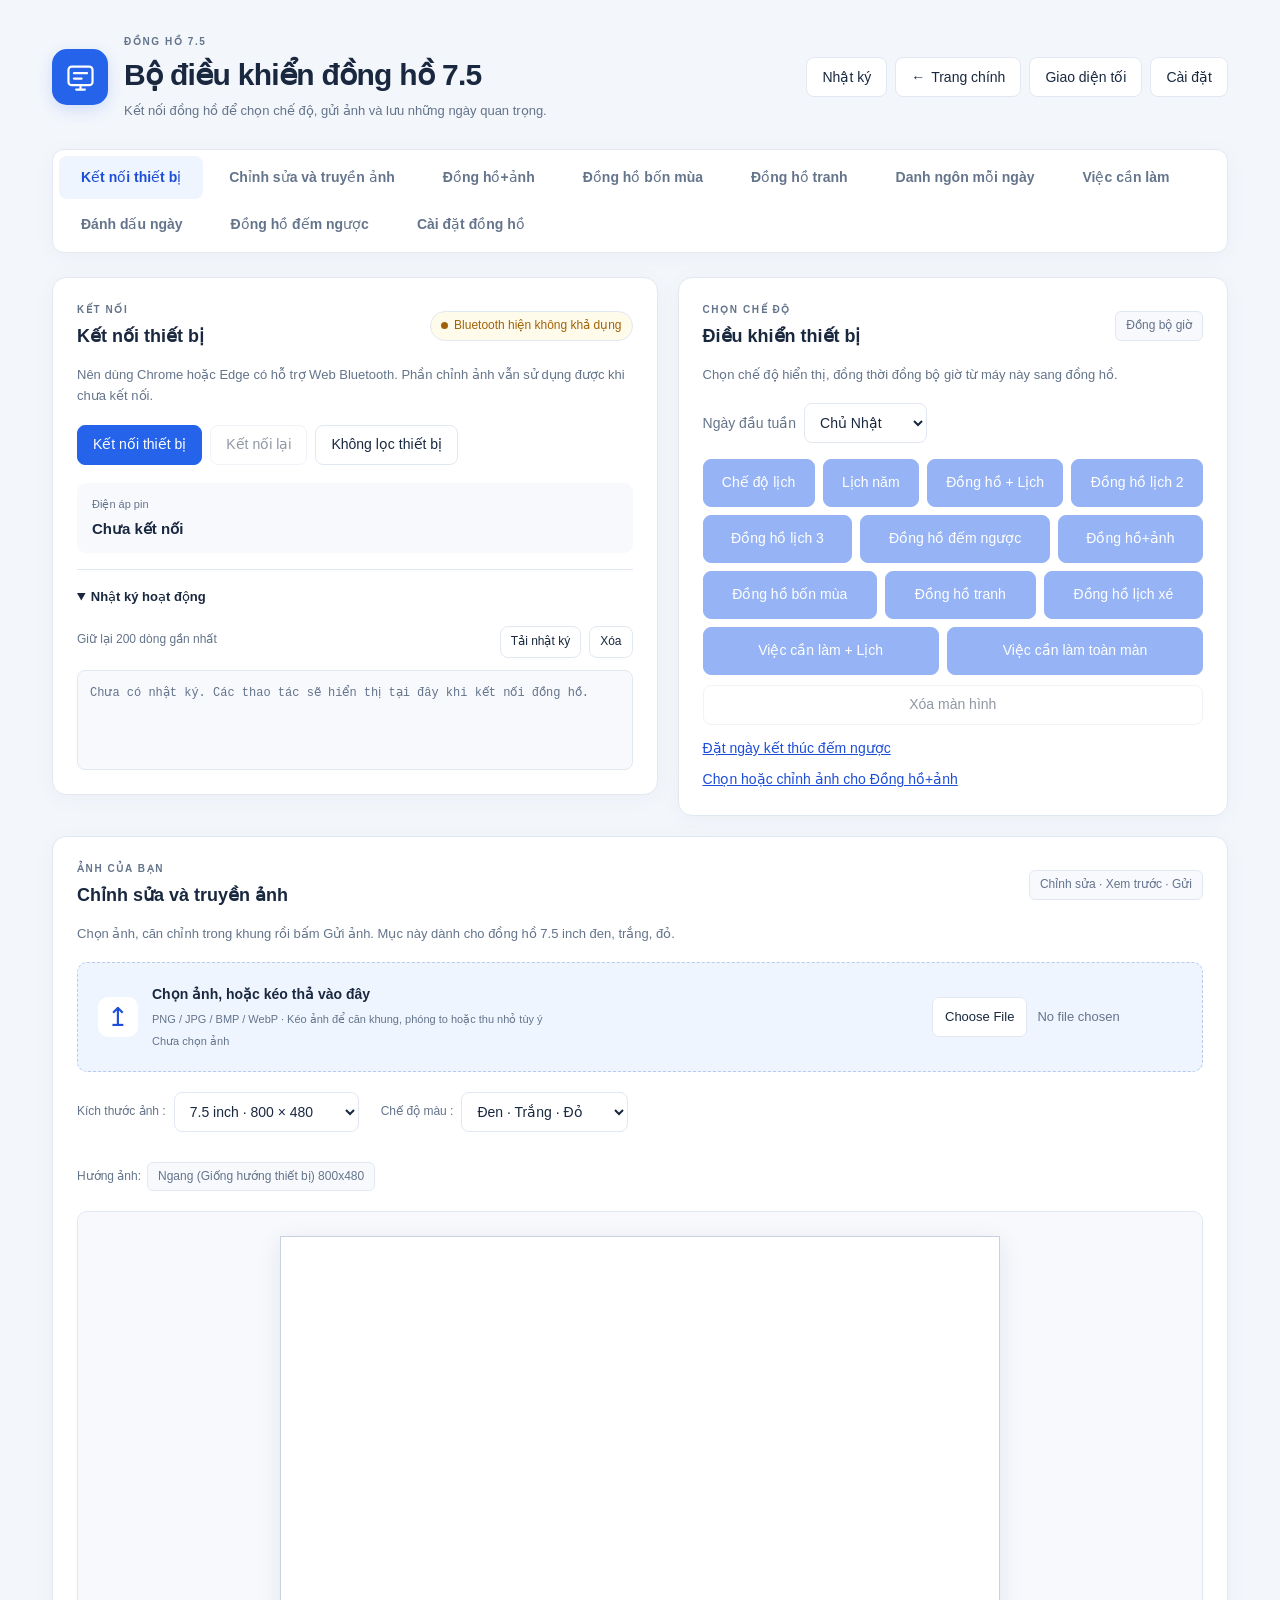
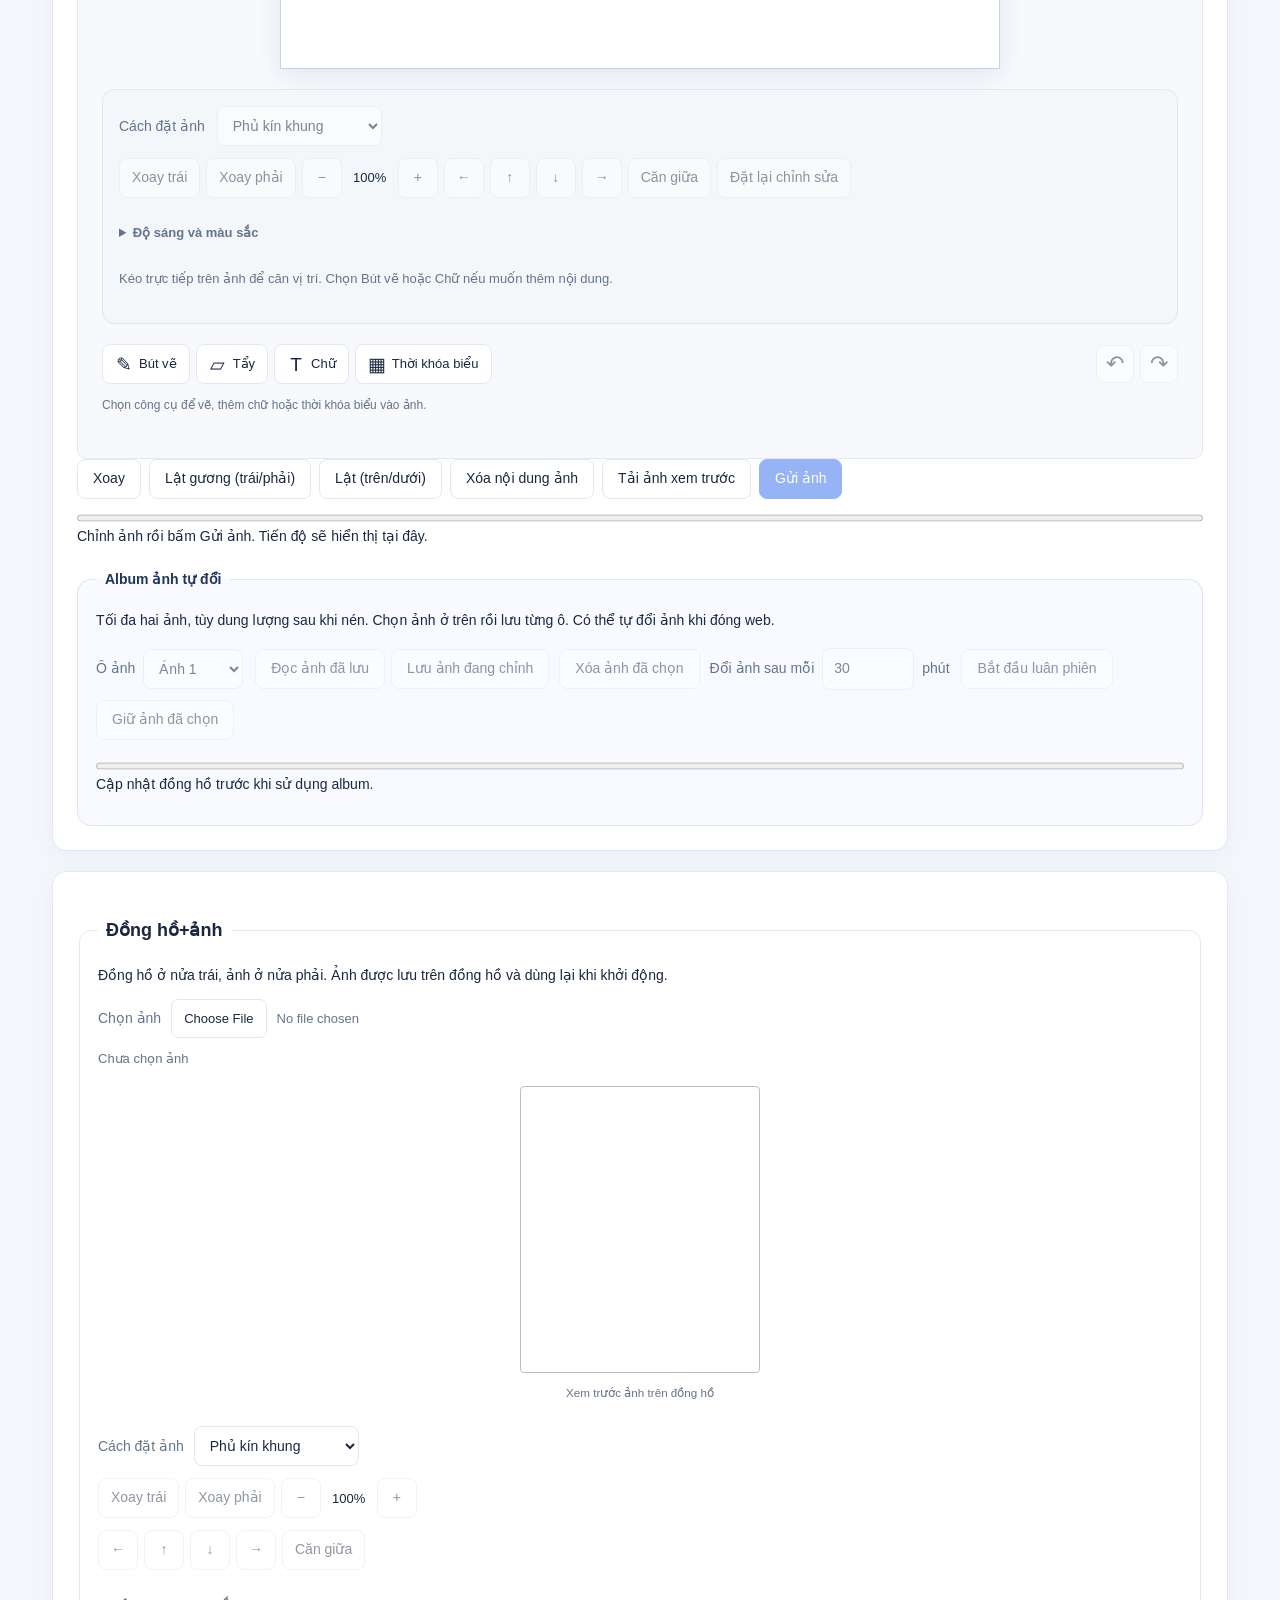
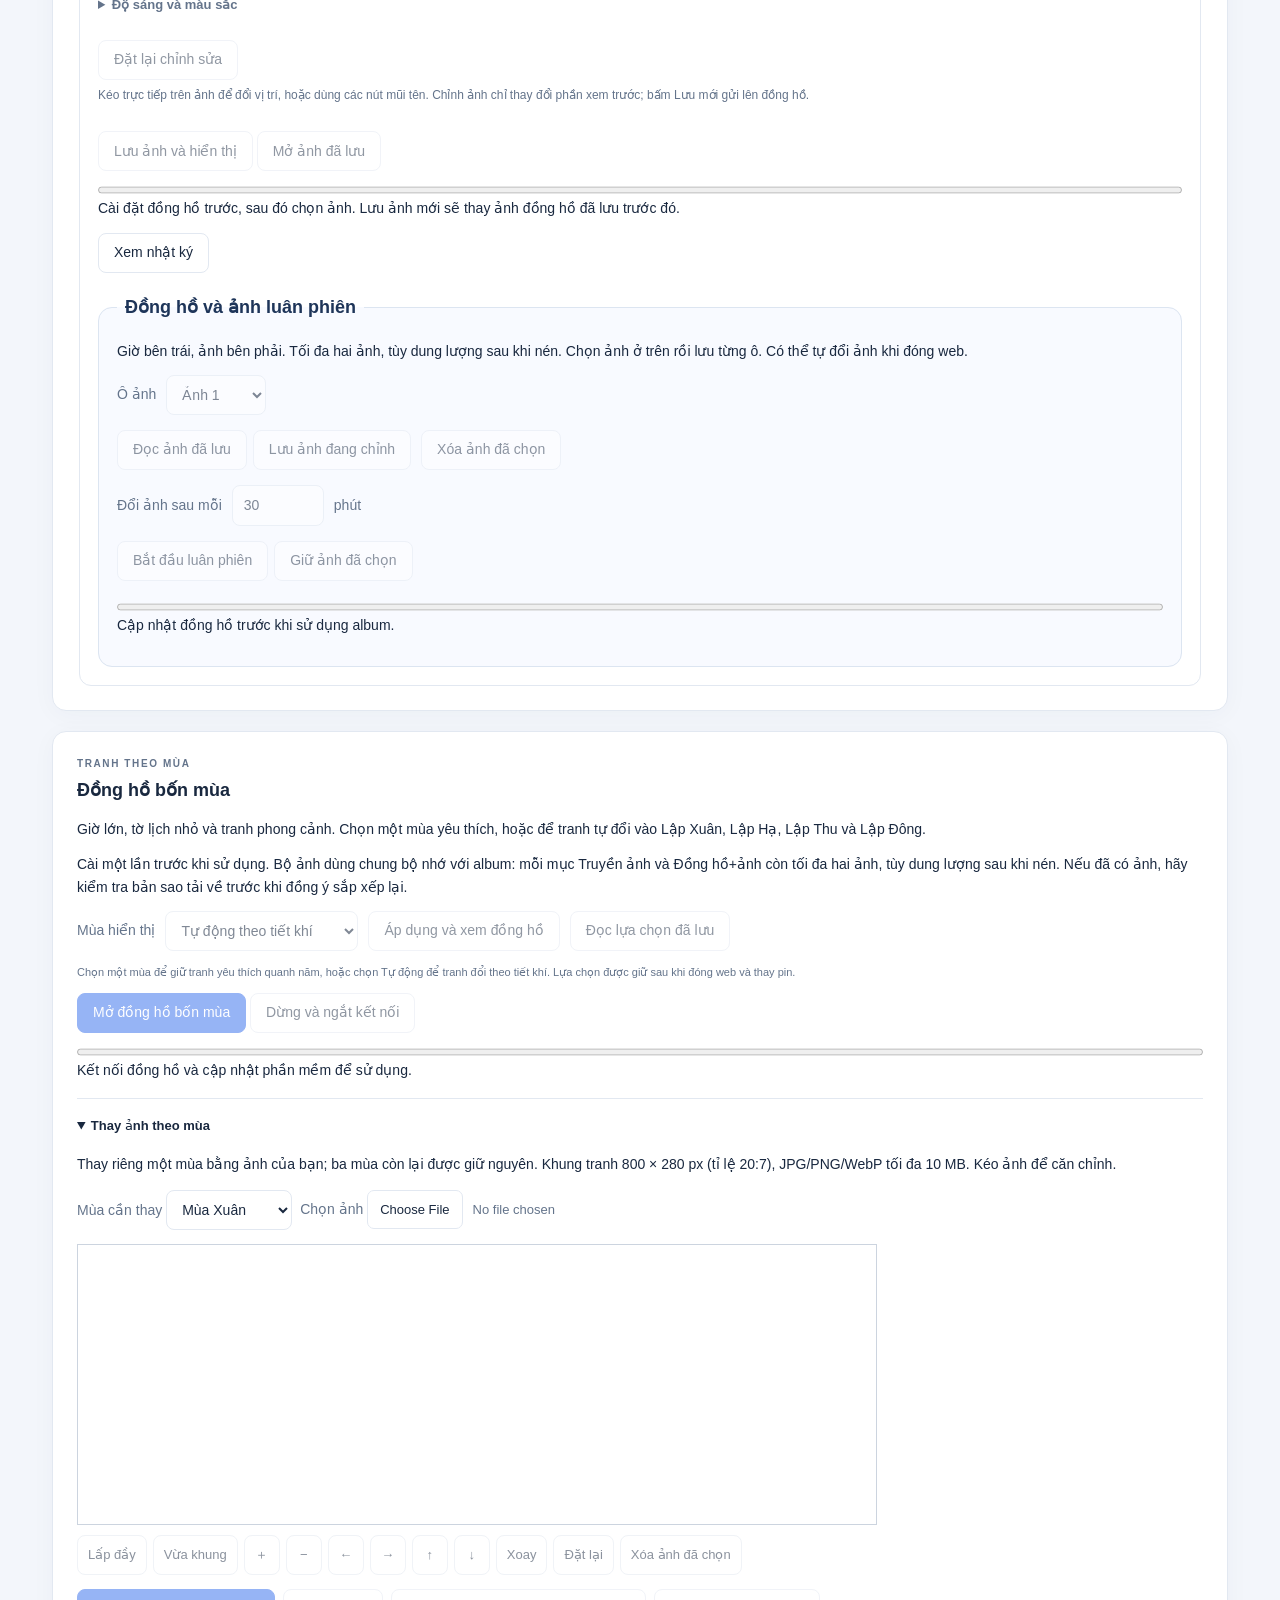
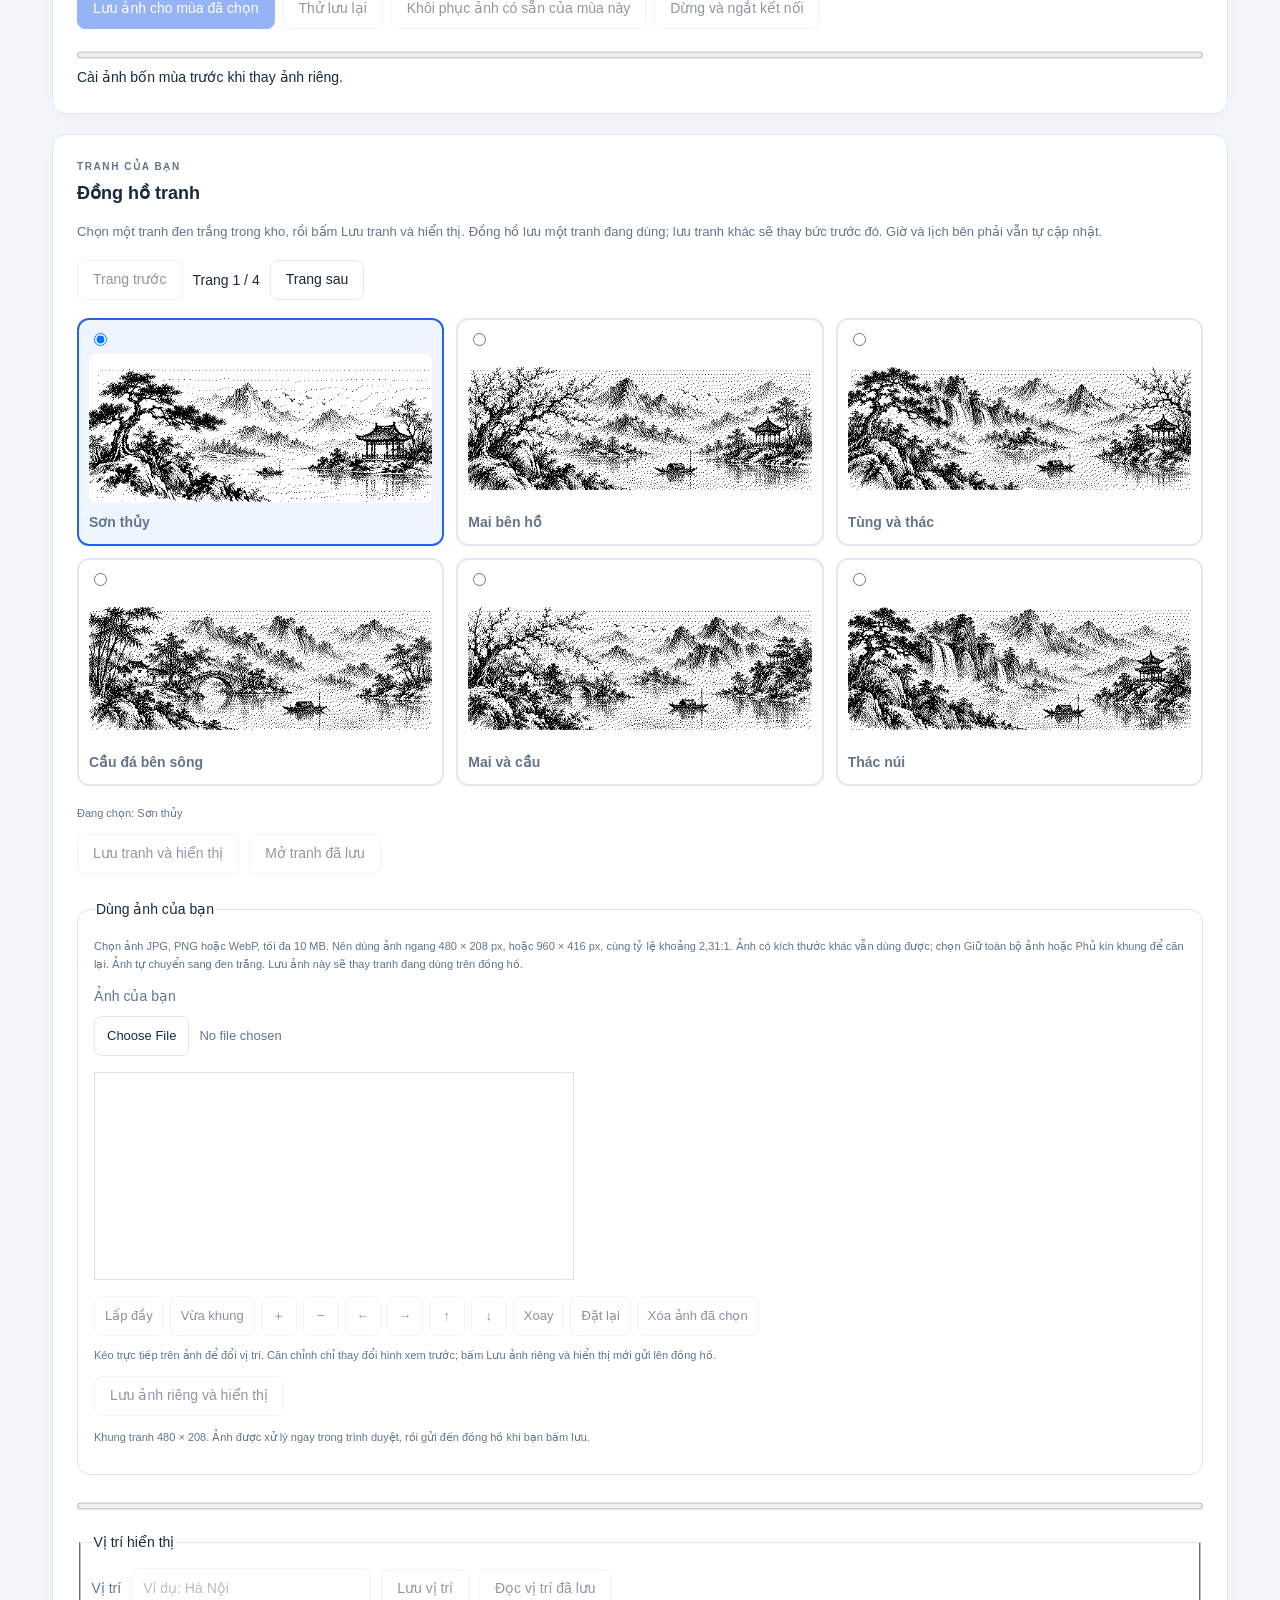
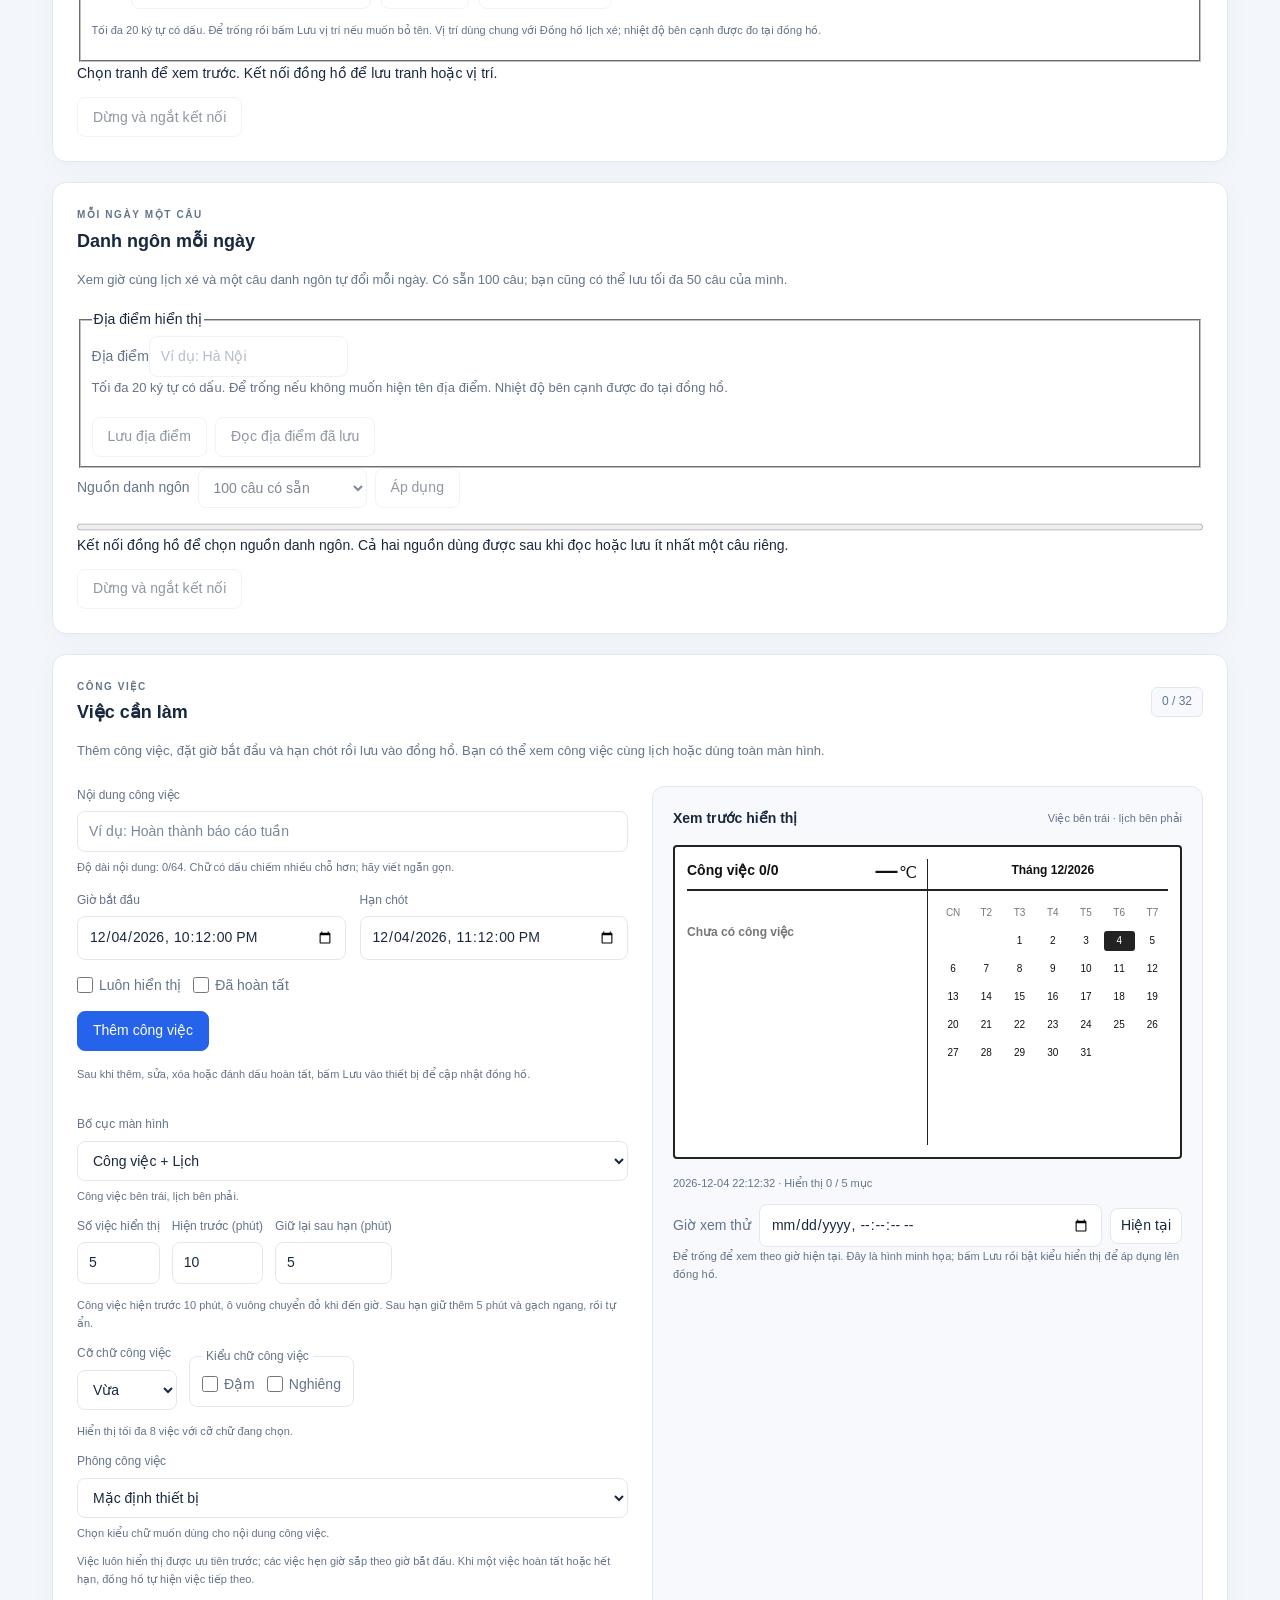
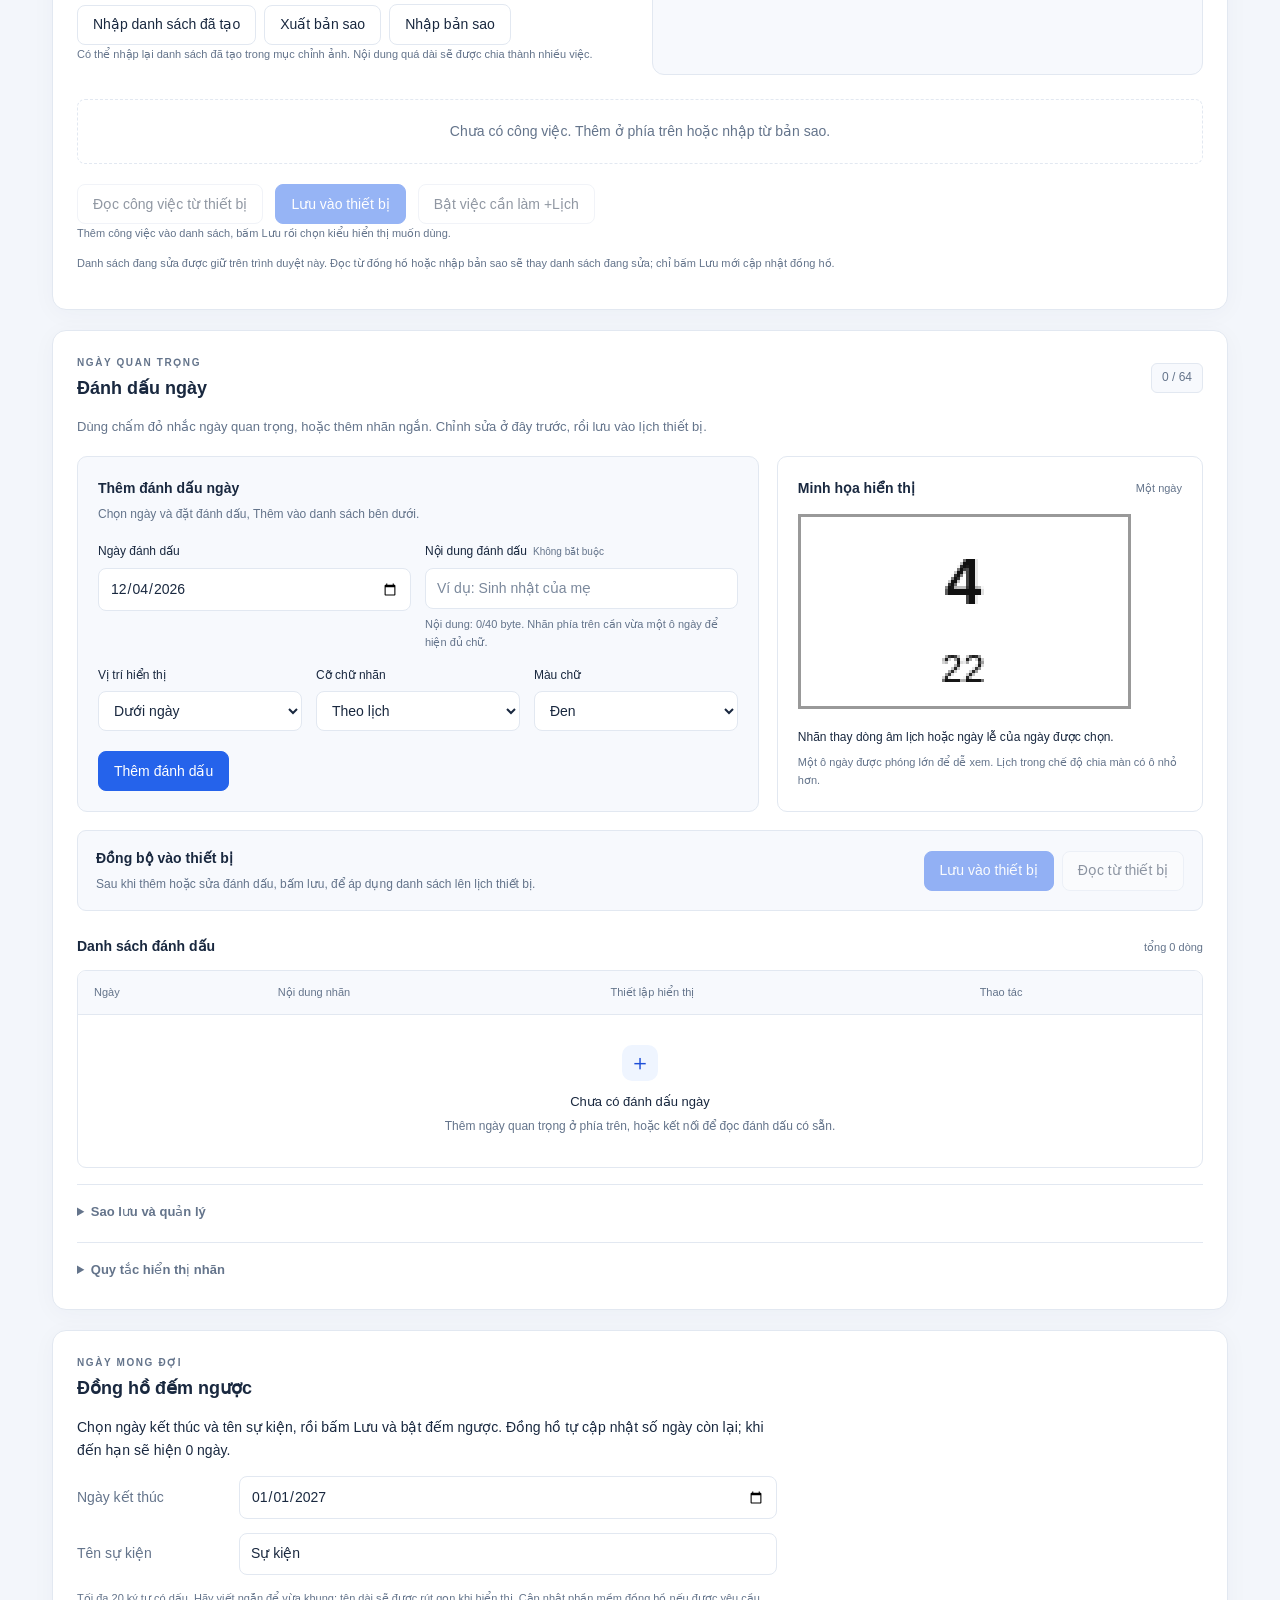
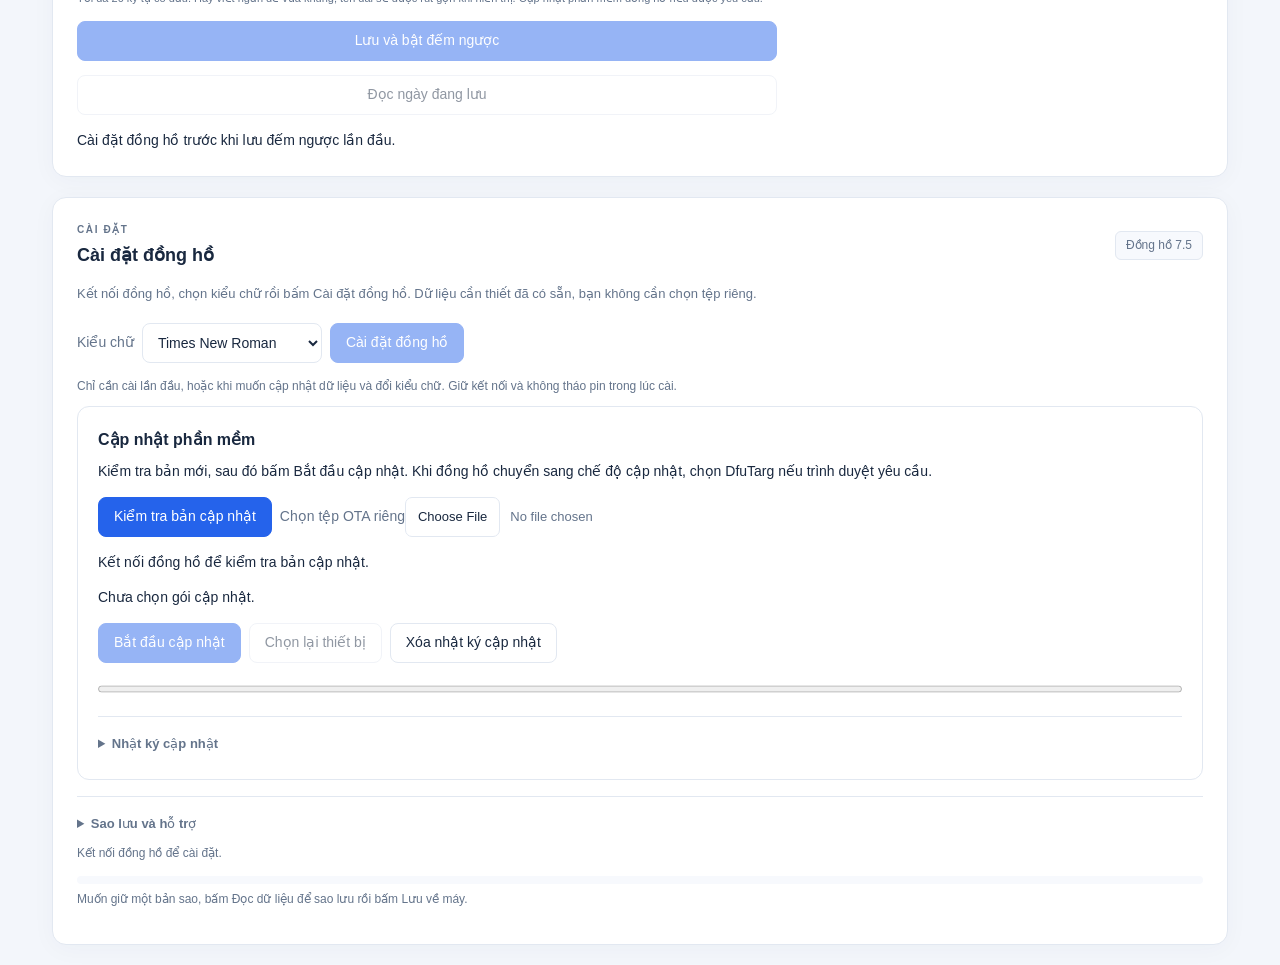
<file: clock75/html/index.html>
<!doctype html>
<html lang="vi">

<head>
	<script src="js/vi-ui.js?v=original-vi-5.9.3-customer"></script>
	<meta charset="utf-8">
	<meta name="viewport" content="width=device-width, initial-scale=1">
	<title>Bộ điều khiển đồng hồ 7.5</title>
	<link rel="shortcut icon" type="image/png" href="favicon.png">
	<meta name="theme-color" content="#2563eb">
	<link rel="stylesheet" href="css/main.css?v=61.88.1">
	<link rel="stylesheet" href="css/photo-clock.css?v=61.80">
	<link rel="stylesheet" href="css/album75.css?v=5.20.1-approtect75">
</head>

<body>
	<a class="skip-link" href="#deviceConnection">Đến phần kết nối thiết bị</a>
	<main class="main console-page">
		<header class="page-header">
			<div class="brand">
				<div class="brand-mark" aria-hidden="true"><svg viewBox="0 0 32 32" fill="none"><rect x="5" y="6" width="22" height="17" rx="3" stroke="currentColor" stroke-width="2"/><path d="M10 12h12M10 17h7M12 27h8M16 23v4" stroke="currentColor" stroke-width="2" stroke-linecap="round"/></svg></div>
				<div><p class="page-kicker">ĐỒNG HỒ 7.5</p><h1>Bộ điều khiển đồng hồ 7.5</h1><p class="page-subtitle">Kết nối đồng hồ để chọn chế độ, gửi ảnh và lưu những ngày quan trọng. </p></div>
			</div>
			<div class="page-actions">
				<button id="openActivityLogButton" type="button" class="secondary" onclick="ConsoleUI.openLog()">Nhật ký</button>
				<button id="openMainPageButton" type="button" class="secondary" onclick="openMainPage()"><span aria-hidden="true">←</span> Trang chính</button>
				<button id="themeToggle" type="button" class="secondary" aria-pressed="false">Giao diện tối</button>
				<button id="openDfuPageButton" type="button" class="secondary" onclick="document.getElementById('externalResources').scrollIntoView({block:'start'})">Cài đặt</button>
			</div>
		</header>
		<nav id="workspaceNav" class="workspace-nav" aria-label="Điều hướng">
 <label class="workspace-selector" for="workspaceSectionSelect">Chọn chức năng<select id="workspaceSectionSelect" aria-label="Chọn chức năng"></select></label>
			<a class="active" href="#deviceConnection" aria-current="location">Kết nối thiết bị</a>
			<a href="#imageWorkspace">Chỉnh sửa và truyền ảnh</a>
			<a href="#photoClockEditor">Đồng hồ+ảnh</a>
			<a href="#season75Workspace">Đồng hồ bốn mùa</a>
			<a href="#art75Workspace">Đồng hồ tranh</a>
			<a href="#quote75Workspace">Danh ngôn mỗi ngày</a>
			<a href="#todoWorkspace">Việc cần làm</a>
			<a href="#calendarWorkspace">Đánh dấu ngày</a>
			<a href="#countdownWorkspace">Đồng hồ đếm ngược</a>
			<a href="#externalResources">Cài đặt đồng hồ</a>
		</nav>
		<div class="overview-grid">
		<section id="deviceConnection" class="section connection-section" aria-labelledby="connectionHeading">
			<div class="section-heading"><div><p class="section-kicker">KẾT NỐI</p><h2 id="connectionHeading">Kết nối thiết bị</h2></div><span id="connectionBadge" class="connection-badge" data-state="disconnected" role="status"><span class="status-dot" aria-hidden="true"></span><span id="connectionLabel">Chưa kết nối</span></span></div>
			<p id="connectionDetail" class="section-note">Sau khi kết nối Bluetooth, tự đồng bộ giờ và đọc thông tin thiết bị. </p>
			<div class="flex-container">
				<div class="flex-group">
					<button id="connectbutton" type="button" class="primary" onclick="preConnect()">Kết nối thiết bị</button>
					<button id="reconnectbutton" type="button" class="secondary" onclick="reConnect()">Kết nối lại</button>
					<button id="deviceFilterToggle" type="button" class="secondary" onclick="toggleDeviceFilter()">Không lọc thiết bị</button>
				</div>
				<div class="flex-group right debug">
					<label for="epddriver">Bộ điều khiển</label>
					<select id="epddriver" onchange="updateDitcherOptions()">
						<option value="01" data-color="blackWhiteColor" data-size="4.2_400_300">4.2 inch (đen trắng, UC8176)
						</option>
						<option value="03" data-color="threeColor" data-size="4.2_400_300">4.2inch (3 màu , UC8176)</option>
						<option value="04" data-color="blackWhiteColor" data-size="4.2_400_300">4.2 inch (đen trắng, SSD1619)
						</option>
						<option value="02" data-color="threeColor" data-size="4.2_400_300">4.2inch (3 màu , SSD1619)</option>
						<option value="05" data-color="fourColor" data-size="4.2_400_300">4.2inch (4 màu , JD79668)</option>
						<option value="06" data-color="blackWhiteColor" data-size="7.5_800_480">7.5 inch (đen trắng, UC8179)
						</option>
						<option value="07" selected data-color="threeColor" data-size="7.5_800_480">7.5inch (3 màu , UC8179)</option>
						<option value="0c" data-color="fourColor" data-size="7.5_800_480">7.5inch (4 màu , JD79668)</option>
						<option value="08" data-color="blackWhiteColor" data-size="7.5_640_384">7.5 inch độ phân giải thấp (đen trắng, UC8159)
						</option>
						<option value="09" data-color="threeColor" data-size="7.5_640_384">7.5inch độ phân giải thấp (3 màu , UC8159)</option>
						<option value="0a" data-color="blackWhiteColor" data-size="7.5_880_528">7.5 inch HD (đen trắng, SSD1677)
						</option>
						<option value="0b" data-color="threeColor" data-size="7.5_880_528">7.5inch HD (3 màu , SSD1677)</option>
					</select>
				</div>
				<div class="flex-group debug">
					<label for="epdpins">Chân kết nối</label>
					<input id="epdpins" type="text" value="">
					<button id="setDriverbutton" type="button" class="primary" onclick="setDriver()">Xác nhận</button>
				</div>
			</div>
			<div class="device-info">
				<div class="device-metric"><span class="metric-label">Điện áp pin</span><span id="batteryVoltage" class="metric-value">Chưa kết nối</span><span id="batteryWarning" class="device-warning" style="display:none;"></span></div>
				<div class="device-metric debug"><span class="metric-label">Phiên bản phần mềm</span><span id="firmwareVersion" class="metric-value">Chưa kết nối</span></div>
			</div>
			<details id="activityLog" class="help-details connection-log" open><summary>Nhật ký hoạt động</summary><div class="log-toolbar"><span class="dfu-hint">Giữ lại 200 dòng gần nhất</span><div class="flex-group"><button id="exportLogButton" type="button" class="secondary">Tải nhật ký</button><button type="button" class="secondary" onclick="clearLog()">Xóa</button></div></div><div class="log-container" id="log" aria-label="Nhật ký hoạt động"></div></details>
		</section>
		<section id="deviceControls" class="section" aria-labelledby="controlsHeading">
			<div class="section-heading"><div><p class="section-kicker">CHỌN CHẾ ĐỘ</p><h2 id="controlsHeading">Điều khiển thiết bị</h2></div><span class="device-badge">Đồng bộ giờ</span></div>
			<p class="section-note">Chọn chế độ hiển thị, đồng thời đồng bộ giờ từ máy này sang đồng hồ. </p>
			<div class="flex-container">
				<div class="flex-group">
					<label for="weekStart">Ngày đầu tuần</label>
					<select id="weekStart">
						<option value="0" selected>Chủ Nhật</option>
						<option value="1">Thứ Hai</option>
						<option value="2">Thứ Ba</option>
						<option value="3">Thứ Tư</option>
						<option value="4">Thứ Năm</option>
						<option value="5">Thứ Sáu</option>
						<option value="6">Thứ Bảy</option>
					</select>
				</div>
				<div class="flex-group mode-actions">
					<button id="calendarmodebutton" type="button" class="primary" onclick="syncTime(1)">Chế độ lịch</button>
					<button id="year75Mode" type="button" class="primary" onclick="YearCalendar75.show()" data-device-operation disabled>Lịch năm</button>
					<button id="clockmodebutton" type="button" class="primary" onclick="syncTime(2)">Đồng hồ + Lịch </button>
					<button id="rounded75Mode" type="button" class="primary" onclick="RoundedClock75.show()" data-device-operation disabled>Đồng hồ lịch 2</button>
<button id="digital75Mode" type="button" class="primary" onclick="DigitalCalendar75.show()" data-device-operation disabled>Đồng hồ lịch 3</button>
					<button id="countdown75ModeButton" type="button" class="primary" onclick="Countdown75.show()" disabled>Đồng hồ đếm ngược</button>
					<button id="photoclockmodebutton" type="button" class="primary" onclick="PhotoClock.show()" disabled>Đồng hồ+ảnh</button>
					<button id="season75Mode" type="button" class="primary" onclick="Season75.install()" disabled>Đồng hồ bốn mùa</button>
					<button id="art75Mode" data-art75 type="button" class="primary" onclick="ArtClock75.open()" disabled>Đồng hồ tranh</button>
						<button id="quote75Mode" data-quote75 type="button" class="primary" onclick="Quote75.open()" disabled>Đồng hồ lịch xé</button>
					<button id="todocalendarmodebutton" type="button" class="primary" onclick="syncTime(4)" disabled>Việc cần làm + Lịch </button>
					<button id="todofullmodebutton" type="button" class="primary" onclick="syncTime(5)" disabled>Việc cần làm toàn màn</button>
					<button id="legacyclockbutton" type="button" class="primary" onclick="syncTimeLegacy()"
						style="display:none;">Đồng hồ toàn màn</button>
					<button id="clearscreenbutton" type="button" class="secondary" onclick="clearScreen()">Xóa màn hình</button>
				</div>
				<div class="flex-group right debug">
					<input type="text" id="cmdTXT" value="" aria-label="Lệnh thiết bị dạng hex" placeholder="Lệnh hex">
					<button id="sendcmdbutton" type="button" class="primary" onclick="sendcmd()">Gửi lệnh</button>
				</div>
			</div>
			<p id="countdown75QuickStatus" class="photo-quick-status" role="status" aria-live="polite"></p>
			<p id="digital75Status" class="photo-quick-status" role="status" aria-live="polite"></p>
<p id="rounded75Status" class="photo-quick-status" role="status" aria-live="polite"></p>
			<p id="year75Status" class="photo-quick-status" role="status" aria-live="polite"></p>
			<a class="photo-editor-link" href="#countdownWorkspace">Đặt ngày kết thúc đếm ngược</a>
			<p id="photoClockQuickStatus" class="photo-quick-status" role="status" aria-live="polite"></p>
			<a class="photo-editor-link" href="#photoClockEditor">Chọn hoặc chỉnh ảnh cho Đồng hồ+ảnh</a>
		</section>
		</div>
		<section id="imageWorkspace" class="section image-section" aria-labelledby="imageHeading">
			<div class="section-heading"><div><p class="section-kicker">ẢNH CỦA BẠN</p><h2 id="imageHeading">Chỉnh sửa và truyền ảnh</h2></div><span class="device-badge">Chỉnh sửa · Xem trước · Gửi </span></div>
			<p class="section-note">Chọn ảnh, căn chỉnh trong khung rồi bấm Gửi ảnh. Mục này dành cho đồng hồ 7.5 inch đen, trắng, đỏ. </p>
			<div id="imageDropZone" class="image-drop-zone">
				<div class="upload-icon" aria-hidden="true">↥</div><div class="upload-copy"><label for="imageFile">Chọn ảnh, hoặc kéo thả vào đây </label><p>PNG / JPG / BMP / WebP · Kéo ảnh để căn khung, phóng to hoặc thu nhỏ tùy ý </p><p id="imageFileName" role="status">Chưa chọn ảnh</p></div>
				<input type="file" id="imageFile" accept=".png,.jpg,.bmp,.webp,.jpeg" onchange="updateImage()" aria-label="Chọn ảnh cần chỉnh sửa">
			</div>
			<div class="flex-container options">
				<div class="flex-group">
					<label for="canvasSize">Kích thước ảnh :</label>
					<select id="canvasSize" onchange="updateCanvasSize()"><option value="7.5_800_480" selected>7.5 inch · 800 × 480</option></select>
				</div>
				<div class="flex-group">
					<label for="ditherMode">Chế độ màu :</label>
					<select id="ditherMode" onchange="applyDither()"><option value="threeColor" selected>Đen · Trắng · Đỏ</option></select>
				</div>
				<div class="flex-group debug">
					<label for="ditherAlg">Thuật toán tạo hạt :</label>
					<select id="ditherAlg" onchange="applyDither()">
						<option value="floydSteinberg">Floyd-Steinberg</option>
						<option value="atkinson">Atkinson</option>
						<option value="bayer">Bayer</option>
						<option value="stucki">Stucki</option>
						<option value="jarvis">Jarvis-Judice-Ninke</option>
						<option value="none">Không tạo hạt</option>
					</select>
				</div>
				<div class="flex-group debug">
					<label for="ditherStrength">Mức tạo hạt :</label>
					<input type="range" min="0" max="5" step="0.1" value="1.0" id="ditherStrength">
					<label id="ditherStrengthValue">1.0</label>
				</div>
				<div class="flex-group debug">
					<label for="ditherContrast">Độ tương phản :</label>
					<input type="range" min="0.5" max="2" step="0.1" value="1.2" id="ditherContrast">
					<label id="ditherContrastValue">1.2</label>
				</div>
				<button id="resetImageAdjustmentsButton" type="button" class="secondary debug">Đặt lại hiệu ứng</button>
			</div>
			<div class="flex-container options">
				<div class="flex-group debug">
					<label for="mtusize">MTU:</label>
					<input type="number" id="mtusize" value="20" min="0" max="255">
					<label for="interleavedcount">Khoảng xác nhận :</label>
					<input type="number" id="interleavedcount" value="50" min="0" max="500">
				</div>
			</div>
			<div class="status-bar" role="status" aria-live="polite"><b>Trạng thái truyền: </b><span id="status"></span></div>
			<div class="orientation-hint"><b>Hướng ảnh: </b><span id="orientationBadge">Đang nhận diện ...</span></div>
			<div class="canvas-container">
				<div class="canvas-title"></div>
				<canvas id="canvas" width="800" height="480" aria-label="Vùng chỉnh sửa ảnh"></canvas>
				<p id="paint-tool-status" class="paint-tool-status" role="status" aria-live="polite"></p>
			<div class="image75-controls">
				<label for="image75Fit">Cách đặt ảnh <select id="image75Fit" data-image75-edit><option value="cover">Phủ kín khung</option><option value="contain">Giữ toàn bộ ảnh</option></select></label>
				<div class="photo-tool-row" aria-label="Căn chỉnh ảnh">
					<button type="button" data-image75-edit data-image75-action="rotateLeft">Xoay trái</button>
					<button type="button" data-image75-edit data-image75-action="rotateRight">Xoay phải</button>
					<button type="button" data-image75-edit data-image75-action="zoomOut" aria-label="Thu nhỏ">−</button>
					<output id="image75ZoomValue">100%</output>
					<button type="button" data-image75-edit data-image75-action="zoomIn" aria-label="Phóng to">+</button>
					<button type="button" data-image75-edit data-image75-action="left" aria-label="Dịch trái">←</button>
					<button type="button" data-image75-edit data-image75-action="up" aria-label="Dịch lên">↑</button>
					<button type="button" data-image75-edit data-image75-action="down" aria-label="Dịch xuống">↓</button>
					<button type="button" data-image75-edit data-image75-action="right" aria-label="Dịch phải">→</button>
					<button type="button" data-image75-edit data-image75-action="center">Căn giữa</button>
					<button type="button" data-image75-edit data-image75-action="reset">Đặt lại chỉnh sửa</button>
				</div>
				<details class="photo-adjustments"><summary>Độ sáng và màu sắc</summary>
					<label>Độ sáng <input data-image75-edit id="image75Brightness" type="range" min="-100" max="100" value="0"></label>
					<label>Tương phản <input data-image75-edit id="image75Contrast" type="range" min="-100" max="100" value="0"></label>
					<label>Mức nhận màu đỏ <input data-image75-edit id="image75Red" type="range" min="80" max="240" value="120"></label>
					<label>Mức đen / trắng <input data-image75-edit id="image75BW" type="range" min="50" max="220" value="128"></label>
				</details>
				<p id="image75Status" class="section-note" role="status">Kéo trực tiếp trên ảnh để căn vị trí. Chọn Bút vẽ hoặc Chữ nếu muốn thêm nội dung.</p>
			</div>
				<div class="workspace-toolbar">
					<div class="tool-buttons" role="group" aria-label="Công cụ chỉnh sửa">
						<button id="brush-mode" type="button" title="Bút vẽ" class="tool-button" aria-pressed="false"><span aria-hidden="true">✎</span>Bút vẽ</button>
						<button id="eraser-mode" type="button" title="Tẩy" class="tool-button" aria-pressed="false"><span aria-hidden="true">▱</span>Tẩy</button>
						<button id="text-mode" type="button" title="Thêm chữ" class="tool-button" aria-pressed="false"><span aria-hidden="true">T</span>Chữ</button>
						<button id="schedule-mode" type="button" title="Thời khóa biểu" class="tool-button" aria-pressed="false"><span aria-hidden="true">▦</span>Thời khóa biểu</button>
					</div>
					<div class="history-tools" role="group" aria-label="Lịch sử chỉnh sửa">
						<button id="undo-btn" type="button" title="Hoàn tác (Ctrl+Z)" aria-label="Hoàn tác">↶</button>
						<button id="redo-btn" type="button" title="Làm lại (Ctrl+Y)" aria-label="Làm lại">↷</button>
					</div>
				</div>
				<p id="paint-tool-hint" class="paint-tool-hint">Chọn công cụ để bắt đầu, Nội dung ảnh được giữ khi đổi công cụ. </p>
				<div class="tool-panel brush-tools">
					<div class="tool-panel-heading"><div><h3>Bút vẽ và tẩy</h3><p>Kéo trên ảnh để vẽ, bấm để vẽ chấm tròn. tẩy sẽ tô trắng vị trí đi qua. </p></div><span id="brush-preview" class="brush-preview" aria-hidden="true"></span></div>
					<div class="tool-fields">
						<div class="tool-field brush-color-field"><label for="brush-color">Màu bút</label><select id="brush-color"><option value="#000000">Đen</option><option value="#FF0000">Đỏ</option><option value="#FFFF00">Vàng</option><option value="#00FF00">Xanh lá</option><option value="#0000FF">Xanh dương</option><option value="#FFFFFF">Trắng</option></select></div>
						<div class="tool-field brush-size-field"><label for="brush-size">Độ dày bút</label><input type="number" id="brush-size" value="2" min="1" max="100" step="1"></div>
						<div class="tool-field eraser-size-field"><label for="eraser-size">Kích thước tẩy</label><input type="number" id="eraser-size" value="16" min="1" max="100" step="1"></div>
					</div>
					<div class="tool-presets" role="group" aria-label="Cỡ bút nhanh"><span>Cỡ nhanh</span><button type="button" data-brush-size="2">Mảnh · 2</button><button type="button" data-brush-size="6">Vừa · 6</button><button type="button" data-brush-size="16">Dày · 16</button><button type="button" data-brush-size="32">Rộng · 32</button></div>
				</div>
				<div class="tool-panel text-tools">
					<div class="tool-panel-heading"><div><h3>Trình bày chữ</h3><p>Hỗ trợ nhiều dòng. Thêm rồi bấm vào ảnh để đặt chữ, kéo để đổi vị trí; chọn chữ đã có để sửa tiếp. </p></div></div>
					<div class="tool-compose">
						<div class="tool-field tool-content"><label for="text-input">Nội dung chữ</label><textarea id="text-input" rows="3" placeholder="Nhập nội dung, Có thể xuống dòng để nhập nhiều dòng "></textarea></div>
						<div class="tool-fields">
							<div class="tool-field"><label for="font-family">Phông chữ</label><select id="font-family"><option value="Arial">Arial</option><option value="Times New Roman">Times New Roman</option><option value="sans-serif">Chữ không chân</option><option value="serif">Chữ có chân</option><option value="monospace">Chữ đơn cách</option></select></div>
							<div class="tool-field"><label for="font-size">Cỡ chữ</label><input type="number" id="font-size" value="20" min="6" max="100"></div>
							<div class="tool-field"><label for="text-color">Màu chữ</label><select id="text-color"><option value="#000000">Đen</option><option value="#FF0000">Đỏ</option><option value="#FFFF00">Vàng</option><option value="#00FF00">Xanh lá</option><option value="#0000FF">Xanh dương</option><option value="#FFFFFF">Trắng</option></select></div>
							<div class="tool-field"><label for="text-align">Căn lề</label><select id="text-align"><option value="left">Căn trái</option><option value="center">Căn giữa</option><option value="right">Căn phải</option></select></div>
							<div class="tool-field"><label for="text-line-height">Giãn dòng</label><input type="number" id="text-line-height" value="1.35" min="1" max="3" step="0.05"></div>
							<div class="tool-field"><span class="field-label">Kiểu chữ</span><div class="format-buttons"><button id="text-bold" type="button" title="Đậm" aria-pressed="false"><b>B</b></button><button id="text-italic" type="button" title="Nghiêng" aria-pressed="false"><i>I</i></button></div></div>
						</div>
					</div>
					<div class="tool-actions"><button id="add-text-btn" type="button" class="primary">Thêm chữ</button><button id="cancel-text-btn" type="button" class="secondary">Bỏ chọn</button><button id="delete-text-btn" type="button" class="danger" disabled>Xóa chữ</button></div>
				</div>
				<div class="tool-panel schedule-tools">
					<div class="tool-panel-heading"><div><h3>Thời khóa biểu</h3><p>Đặt số ngày và số tiết, rồi bấm ô để điền môn học. Nội dung dài tự xuống dòng, Bảng được căn theo kích thước ảnh. </p></div><span id="schedule-summary" class="device-badge">Chưa tạo</span></div>
					<p id="schedule-status" class="field-hint" role="status" aria-live="polite"></p>
					<div class="tool-fields schedule-config">
						<div class="tool-field wide-field"><label for="schedule-title">Tiêu đề thời khóa biểu</label><input type="text" id="schedule-title" value="Thời khóa biểu" maxlength="40" placeholder="Có thể để trống"></div>
						<div class="tool-field"><label for="schedule-preset">Bố cục thường dùng</label><select id="schedule-preset"><option value="week">Thứ Hai đến thứ Sáu</option><option value="full">Cả tuần</option><option value="custom">Tùy chỉnh</option></select></div>
						<div class="tool-field"><label for="schedule-days">Số ngày mỗi tuần</label><input type="number" id="schedule-days" value="5" min="1" max="7"></div>
						<div class="tool-field"><label for="schedule-classes">Số tiết mỗi ngày</label><input type="number" id="schedule-classes" value="6" min="1" max="12"></div>
						<div class="tool-field"><label for="schedule-font-family">Phông chữ</label><select id="schedule-font-family"><option value="Arial">Arial</option><option value="Times New Roman">Times New Roman</option><option value="sans-serif">Chữ không chân</option><option value="serif">Chữ có chân</option><option value="monospace">Chữ đơn cách</option></select></div>
						<div class="tool-field"><label for="schedule-font-size">Cỡ chữ</label><input type="number" id="schedule-font-size" value="12" min="6" max="32"></div>
						<div class="tool-field"><label for="schedule-color">Màu chữ</label><select id="schedule-color"><option value="#000000">Đen</option><option value="#FF0000">Đỏ</option><option value="#0000FF">Xanh dương</option></select></div>
					</div>
					<div class="tool-actions"><button id="create-schedule-btn" type="button" class="primary">Tạo / Cập nhật thời khóa biểu </button><button id="schedule-fit-btn" type="button" class="secondary">Vừa khung ảnh</button><button id="schedule-example-btn" type="button" class="secondary">Điền mẫu</button><button id="schedule-clear-btn" type="button" class="secondary">Xóa các môn</button><button id="schedule-remove-btn" type="button" class="danger" disabled>Bỏ thời khóa biểu</button></div>
					<div id="schedule-cell-editor" class="schedule-cell-editor" hidden>
						<div class="tool-field"><label id="schedule-cell-label" for="schedule-input">Sửa môn học</label><textarea id="schedule-input" rows="3" placeholder="Tên môn học &#10;Phòng học / Giáo viên "></textarea></div>
						<div class="tool-actions"><button id="schedule-input-confirm-btn" type="button" class="primary">Lưu ô</button><button id="schedule-input-cancel-btn" type="button" class="secondary">Hủy</button><button id="schedule-font-increase-btn" type="button" title="Tăng cỡ chữ ô được chọn">A+</button><button id="schedule-font-decrease-btn" type="button" title="Giảm cỡ chữ ô được chọn">A−</button></div>
					</div>
					<details class="tool-details"><summary>Điền nhiều ô</summary><p class="field-hint">Sao chép vùng môn học trong bảng rồi dán vào đây: Mỗi dòng tương ứng một tiết, Mỗi cột ngăn bằng Tab phân cách, lần lượt từ thứ Hai đến Chủ Nhật. Nội dung dán cập nhật các ô tương ứng, các ô khác được giữ nguyên. </p><div class="tool-field"><label for="schedule-bulk-input">Nội dung thời khóa biểu</label><textarea id="schedule-bulk-input" rows="5" placeholder="Ngữ văn &#9;Toán &#9;Tiếng Anh &#9;Vật lý &#9;Thể dục &#10;Toán &#9;Tiếng Anh &#9;Ngữ văn &#9;Hóa học &#9;Mỹ thuật " spellcheck="false"></textarea></div><div class="tool-actions"><button id="schedule-bulk-apply-btn" type="button" class="secondary">Điền vào thời khóa biểu</button></div></details>
					<details class="tool-details"><summary>Vị trí và kích thước</summary><div class="tool-actions" role="group" aria-label="Vị trí và kích thước bảng"><button id="schedule-move-up-btn" type="button" title="Dịch lên" aria-label="Dịch bảng lên">↑</button><button id="schedule-move-down-btn" type="button" title="Dịch xuống" aria-label="Dịch bảng xuống">↓</button><button id="schedule-move-left-btn" type="button" title="Dịch trái" aria-label="Dịch bảng trái">←</button><button id="schedule-move-right-btn" type="button" title="Dịch phải" aria-label="Dịch bảng phải">→</button><button id="schedule-zoom-in-btn" type="button">Phóng to</button><button id="schedule-zoom-out-btn" type="button">Thu nhỏ</button></div></details>
				</div>
				<div class="tool-panel crop-tools">
					<div class="tool-panel-heading"><div><h3>Cắt ảnh</h3><p>Kéo ảnh để chỉnh vị trí, dùng con lăn hoặc hai ngón để thu/phóng, bấm hoàn tất khi ảnh phủ kín khung. </p></div></div>
					<div class="tool-actions"><button id="crop-zoom-in" type="button" title="Phóng to" class="secondary">Phóng to</button><button id="crop-zoom-out" type="button" title="Thu nhỏ" class="secondary">Thu nhỏ</button><button id="crop-move-left" type="button" title="Dịch trái" aria-label="Dịch trái">←</button><button id="crop-move-up" type="button" title="Dịch lên" aria-label="Dịch lên">↑</button><button id="crop-move-down" type="button" title="Dịch xuống" aria-label="Dịch xuống">↓</button><button id="crop-move-right" type="button" title="Dịch phải" aria-label="Dịch phải">→</button><button type="button" class="primary" onclick="applyDither()">Hoàn tất cắt ảnh</button></div>
				</div>
			</div>
			<div class="flex-container">
				<div class="flex-group">
					<button type="button" class="secondary" onclick="rotateCanvas()">Xoay</button>
					<button type="button" class="secondary" onclick="mirrorCanvas()">Lật gương (trái/phải )</button>
					<button type="button" class="secondary" onclick="flipCanvas()">Lật (trên/dưới )</button>
					<button type="button" class="secondary" onclick="clearCanvas()">Xóa nội dung ảnh</button>
					<button type="button" class="secondary debug" onclick="downloadDataArray()">Tải mảng dữ liệu</button>
					<button id="downloadPreviewButton" type="button" class="secondary">Tải ảnh xem trước</button>
					<button id="sendimgbutton" type="button" class="primary" onclick="sendimg()">Gửi ảnh</button>
				</div>
			</div>
			<div class="image-transfer-feedback">
				<progress id="imageTransferProgress" max="100" value="0" aria-label="Tiến độ gửi ảnh" style="display:block;width:100%;margin-top:12px"></progress>
				<p id="imageTransferStatus" role="status" aria-live="polite">Chỉnh ảnh rồi bấm Gửi ảnh. Tiến độ sẽ hiển thị tại đây.</p>
			</div>
			<fieldset class="album75-panel"><legend>Album ảnh tự đổi</legend><p id="album75-0-limit">Tối đa hai ảnh toàn màn, tùy dung lượng ảnh sau khi nén. Chọn ảnh và chỉnh ở trên rồi lưu từng ô. Đồng hồ tự đổi ảnh khi đóng web.</p>
			<label>Ô ảnh <select data-album75 id="album75-0-slot"><option value="0">Ảnh 1</option><option value="2">Ảnh 2</option></select></label>
			<button data-album75 type="button" onclick="Album75.read(0)">Đọc ảnh đã lưu</button><button data-album75 type="button" onclick="Album75.saveCurrent(0)">Lưu ảnh đang chỉnh</button>
			<button data-album75 type="button" onclick="Album75.remove(0)">Xóa ảnh đã chọn</button>
			<label>Đổi ảnh sau mỗi <input data-album75 id="album75-0-minutes" type="number" min="1" max="1440" value="30"> phút</label>
			<button data-album75 type="button" onclick="Album75.choose(0,true)">Bắt đầu luân phiên</button><button data-album75 type="button" onclick="Album75.choose(0,false)">Giữ ảnh đã chọn</button>
			<progress id="album75-0-progress" max="1" value="0" style="display:block;width:100%"></progress><p id="album75-0-status" role="status">Cập nhật đồng hồ trước khi sử dụng album.</p></fieldset>
		</section>
		<section class="section" aria-label="Đồng hồ và ảnh">
			<fieldset id="photoClockEditor"><legend>Đồng hồ+ảnh</legend>
				<p>Đồng hồ ở nửa trái, ảnh ở nửa phải. Ảnh được lưu trên đồng hồ và dùng lại khi khởi động.</p>
				<label>Chọn ảnh <input id="photoClockFile" type="file" accept="image/*"></label>
				<p id="photoClockFileName" class="photo-file-name">Chưa chọn ảnh</p>
				<div class="photo-editor-layout">
					<div class="photo-editor-preview"><canvas id="photoClockCanvas" width="400" height="480" aria-label="Ảnh sẽ hiển thị trên đồng hồ"></canvas><small>Xem trước ảnh trên đồng hồ</small></div>
					<div class="photo-editor-controls">
						<label>Cách đặt ảnh <select id="photoClockFit"><option value="cover">Phủ kín khung</option><option value="contain">Giữ toàn bộ ảnh</option></select></label>
						<div class="photo-tool-row" aria-label="Xoay và phóng ảnh">
							<button type="button" data-photo-edit data-photo-action="rotateLeft">Xoay trái</button>
							<button type="button" data-photo-edit data-photo-action="rotateRight">Xoay phải</button>
							<button type="button" data-photo-edit data-photo-action="zoomOut" aria-label="Thu nhỏ ảnh">−</button>
							<output id="photoClockZoomValue" aria-label="Mức phóng ảnh">100%</output>
							<button type="button" data-photo-edit data-photo-action="zoomIn" aria-label="Phóng to ảnh">+</button>
						</div>
						<div class="photo-tool-row" aria-label="Di chuyển ảnh">
							<button type="button" data-photo-edit data-photo-action="left" aria-label="Dịch ảnh sang trái">←</button>
							<button type="button" data-photo-edit data-photo-action="up" aria-label="Dịch ảnh lên">↑</button>
							<button type="button" data-photo-edit data-photo-action="down" aria-label="Dịch ảnh xuống">↓</button>
							<button type="button" data-photo-edit data-photo-action="right" aria-label="Dịch ảnh sang phải">→</button>
							<button type="button" data-photo-edit data-photo-action="center">Căn giữa</button>
						</div>
						<details class="photo-adjustments"><summary>Độ sáng và màu sắc</summary>
							<label for="photoClockBrightness">Độ sáng<input data-photo-edit id="photoClockBrightness" type="range" min="-100" max="100" value="0"></label>
							<label for="photoClockContrast">Tương phản<input data-photo-edit id="photoClockContrast" type="range" min="-100" max="100" value="0"></label>
							<label for="photoClockRed">Mức nhận màu đỏ<input data-photo-edit id="photoClockRed" type="range" min="80" max="240" value="120"></label>
							<label for="photoClockBW">Mức đen / trắng<input data-photo-edit id="photoClockBW" type="range" min="50" max="220" value="128"></label>
						</details>
						<button type="button" data-photo-edit data-photo-action="reset" class="secondary">Đặt lại chỉnh sửa</button>
						<p class="dfu-hint">Kéo trực tiếp trên ảnh để đổi vị trí, hoặc dùng các nút mũi tên. Chỉnh ảnh chỉ thay đổi phần xem trước; bấm Lưu mới gửi lên đồng hồ.</p>
					</div>
				</div>
				<button id="photoClockSave" type="button" onclick="PhotoClock.upload()">Lưu ảnh và hiển thị</button>
				<button id="photoClockShow" type="button" onclick="PhotoClock.show()">Mở ảnh đã lưu</button>
				<progress id="photoClockProgress" value="0" max="1" style="display:block;width:100%;margin-top:12px"></progress>
				<p id="photoClockStatus" role="status">Cài đặt đồng hồ trước, sau đó chọn ảnh. Lưu ảnh mới sẽ thay ảnh đồng hồ đã lưu trước đó.</p>
				<button type="button" class="secondary" onclick="ConsoleUI.openLog()">Xem nhật ký</button>
				<fieldset class="album75-panel"><legend>Đồng hồ và ảnh luân phiên</legend><p id="album75-1-limit">Giờ bên trái, ảnh bên phải. Lưu tối đa hai ảnh tùy dung lượng ảnh sau khi nén. Ảnh đồng hồ cũ được giữ ở ô số 1.</p>
				<label>Ô ảnh <select data-album75 id="album75-1-slot"><option value="0">Ảnh 1</option><option value="2">Ảnh 2</option></select></label>
				<button data-album75 type="button" onclick="Album75.read(1)">Đọc ảnh đã lưu</button><button data-album75 type="button" onclick="Album75.saveCurrent(1)">Lưu ảnh đang chỉnh</button>
				<button data-album75 type="button" onclick="Album75.remove(1)">Xóa ảnh đã chọn</button>
				<label>Đổi ảnh sau mỗi <input data-album75 id="album75-1-minutes" type="number" min="1" max="1440" value="30"> phút</label>
				<button data-album75 type="button" onclick="Album75.choose(1,true)">Bắt đầu luân phiên</button><button data-album75 type="button" onclick="Album75.choose(1,false)">Giữ ảnh đã chọn</button>
				<progress id="album75-1-progress" max="1" value="0" style="display:block;width:100%"></progress><p id="album75-1-status" role="status">Cập nhật đồng hồ trước khi sử dụng album.</p></fieldset>
			</fieldset>
		</section>

		<section id="season75Workspace" class="section" aria-labelledby="season75Heading">
 <div class="section-heading"><div><p class="section-kicker">TRANH THEO MÙA</p><h2 id="season75Heading">Đồng hồ bốn mùa</h2></div></div>
 <p>Giờ lớn, tờ lịch nhỏ và tranh phong cảnh. Chọn một mùa yêu thích, hoặc để tranh tự đổi vào Lập Xuân, Lập Hạ, Lập Thu và Lập Đông.</p>
 <p>Cài một lần trước khi sử dụng. Bộ ảnh dùng chung bộ nhớ với album: mỗi mục Truyền ảnh và Đồng hồ+ảnh còn tối đa hai ảnh, tùy dung lượng sau khi nén. Nếu đã có ảnh, hãy kiểm tra bản sao tải về trước khi đồng ý sắp xếp lại.</p>
 <div class="flex-container">
 <label for="season75Choice">Mùa hiển thị</label>
 <select id="season75Choice" disabled><option value="0">Tự động theo tiết khí</option><option value="1">Mùa Xuân</option><option value="2">Mùa Hạ</option><option value="3">Mùa Thu</option><option value="4">Mùa Đông</option></select>
 <button id="season75Apply" type="button" disabled onclick="Season75.apply()">Áp dụng và xem đồng hồ</button>
 <button id="season75Read" type="button" class="secondary" disabled onclick="Season75.read()">Đọc lựa chọn đã lưu</button>
 </div><p class="field-hint">Chọn một mùa để giữ tranh yêu thích quanh năm, hoặc chọn Tự động để tranh đổi theo tiết khí. Lựa chọn được giữ sau khi đóng web và thay pin.</p>
 <button id="season75Install" class="primary" type="button" onclick="Season75.install()" disabled>Mở đồng hồ bốn mùa</button>
 <button id="season75Stop" class="secondary" type="button" onclick="Season75.stop()" disabled>Dừng và ngắt kết nối</button>
 <progress id="season75Progress" value="0" max="1" style="display:block;width:100%;margin-top:12px" aria-label="Tiến độ cài ảnh bốn mùa"></progress>
 <p id="season75Status" role="status" aria-live="polite">Kết nối đồng hồ và cập nhật phần mềm để sử dụng.</p><details class="help-details" open><summary>Thay ảnh theo mùa</summary>
<p>Thay riêng một mùa bằng ảnh của bạn; ba mùa còn lại được giữ nguyên. Khung tranh 800 × 280 px (tỉ lệ 20:7), JPG/PNG/WebP tối đa 10 MB. Kéo ảnh để căn chỉnh.</p>
<div class="external-resource-actions"><label>Mùa cần thay <select id="seasonUploadTarget"><option value="0">Mùa Xuân</option><option value="1">Mùa Hạ</option><option value="2">Mùa Thu</option><option value="3">Mùa Đông</option></select></label><label>Chọn ảnh <input id="seasonUploadFile" type="file" accept="image/jpeg,image/png,image/webp"></label></div>
<canvas id="seasonUploadPreview" width="800" height="280" style="display:block;width:100%;max-width:800px;border:1px solid #ccd4df" aria-label="Ảnh theo mùa sau khi căn chỉnh"></canvas>
<div class="season-edit-tools"><button type="button" data-season-edit="cover">Lấp đầy</button><button type="button" data-season-edit="contain">Vừa khung</button><button type="button" data-season-edit="zoomIn">＋</button><button type="button" data-season-edit="zoomOut">−</button><button type="button" data-season-edit="left">←</button><button type="button" data-season-edit="right">→</button><button type="button" data-season-edit="up">↑</button><button type="button" data-season-edit="down">↓</button><button type="button" data-season-edit="rotate">Xoay</button><button type="button" data-season-edit="reset">Đặt lại</button><button id="seasonUploadClear" type="button" onclick="SeasonUpload75.clear()" disabled>Xóa ảnh đã chọn</button></div><div class="external-resource-actions"><button id="seasonUploadSave" type="button" class="primary" onclick="SeasonUpload75.save()">Lưu ảnh cho mùa đã chọn</button><button id="seasonUploadRetry" type="button" class="secondary" onclick="SeasonUpload75.retry()">Thử lưu lại</button><button id="seasonUploadRestore" type="button" class="secondary" onclick="SeasonUpload75.restore()">Khôi phục ảnh có sẵn của mùa này</button><button id="seasonUploadStop" type="button" class="secondary" onclick="SeasonUpload75.stop()">Dừng và ngắt kết nối</button></div>
<progress id="seasonUploadProgress" max="1" value="0" style="width:100%" aria-label="Tiến độ lưu ảnh theo mùa"></progress><p id="seasonUploadStatus" role="status">Cài ảnh bốn mùa trước khi thay ảnh riêng.</p></details>
</section>
<section id="art75Workspace" class="section" aria-labelledby="art75Heading">
 <div class="section-heading"><div><p class="section-kicker">TRANH CỦA BẠN</p><h2 id="art75Heading">Đồng hồ tranh</h2></div></div>
 <p class="section-note">Chọn một tranh đen trắng trong kho, rồi bấm Lưu tranh và hiển thị. Đồng hồ lưu một tranh đang dùng; lưu tranh khác sẽ thay bức trước đó. Giờ và lịch bên phải vẫn tự cập nhật.</p>
 <div class="flex-container"><button id="art75Previous" type="button" class="secondary" onclick="ArtClock75.previous()">Trang trước</button><output id="art75Page" aria-live="polite">Trang 1</output><button id="art75Next" type="button" class="secondary" onclick="ArtClock75.next()">Trang sau</button></div>
 <div id="art75Gallery" class="art75-gallery" role="group" aria-label="Kho tranh"></div>
 <p id="art75ChoiceName" class="field-hint" aria-live="polite"></p><div class="flex-container"><button id="art75Save" type="button" onclick="ArtClock75.saveSelected()" disabled>Lưu tranh và hiển thị</button><button id="art75Open" class="secondary" type="button" onclick="ArtClock75.open()" disabled>Mở tranh đã lưu</button></div>
 <fieldset class="art75-upload"><legend>Dùng ảnh của bạn</legend>
  <p class="field-hint">Chọn ảnh JPG, PNG hoặc WebP, tối đa 10 MB. Nên dùng ảnh ngang 480 × 208 px, hoặc 960 × 416 px, cùng tỷ lệ khoảng 2,31:1. Ảnh có kích thước khác vẫn dùng được; chọn Giữ toàn bộ ảnh hoặc Phủ kín khung để căn lại. Ảnh tự chuyển sang đen trắng. Lưu ảnh này sẽ thay tranh đang dùng trên đồng hồ.</p>
  <label for="art75UploadFile">Ảnh của bạn</label><input id="art75UploadFile" type="file" accept="image/jpeg,image/png,image/webp">
  <canvas id="art75UploadPreview" width="480" height="208" aria-label="Xem trước ảnh riêng đen trắng, 480 × 208"></canvas>
<div class="season-edit-tools" aria-label="Căn chỉnh tranh"><button type="button" data-art-edit="cover" aria-label="Lấp đầy khung" disabled>Lấp đầy</button><button type="button" data-art-edit="contain" aria-label="Giữ toàn bộ ảnh" disabled>Vừa khung</button><button type="button" data-art-edit="zoomIn" aria-label="Phóng to" disabled>＋</button><button type="button" data-art-edit="zoomOut" aria-label="Thu nhỏ" disabled>−</button><button type="button" data-art-edit="left" aria-label="Dịch sang trái" disabled>←</button><button type="button" data-art-edit="right" aria-label="Dịch sang phải" disabled>→</button><button type="button" data-art-edit="up" aria-label="Dịch lên" disabled>↑</button><button type="button" data-art-edit="down" aria-label="Dịch xuống" disabled>↓</button><button type="button" data-art-edit="rotate" aria-label="Xoay ảnh 90 độ" disabled>Xoay</button><button type="button" data-art-edit="reset" aria-label="Đặt lại căn chỉnh" disabled>Đặt lại</button><button id="art75UploadClear" type="button" onclick="ArtUpload75.clear()" disabled>Xóa ảnh đã chọn</button></div><p class="field-hint">Kéo trực tiếp trên ảnh để đổi vị trí. Căn chỉnh chỉ thay đổi hình xem trước; bấm Lưu ảnh riêng và hiển thị mới gửi lên đồng hồ.</p>
  <div class="flex-container"><select id="art75UploadFit" aria-label="Cách đặt ảnh" hidden disabled><option value="contain">Giữ toàn bộ ảnh</option><option value="cover">Phủ kín khung</option></select><button id="art75UploadSave" type="button" onclick="ArtUpload75.save()" disabled>Lưu ảnh riêng và hiển thị</button></div>
  <p id="art75UploadStatus" class="field-hint" role="status" aria-live="polite">Khung tranh 480 × 208. Ảnh được xử lý ngay trong trình duyệt, rồi gửi đến đồng hồ khi bạn bấm lưu.</p>
 </fieldset>
 <progress id="art75Progress" value="0" max="1" style="display:block;width:100%;margin:12px 0" aria-label="Tiến độ lưu tranh"></progress>
 <fieldset class="tool-details"><legend>Vị trí hiển thị</legend><div class="flex-container"><label for="art75Place">Vị trí</label><input id="art75Place" type="text" maxlength="20" placeholder="Ví dụ: Hà Nội" disabled><button id="art75SavePlace" type="button" onclick="ArtClock75.saveLocation()" disabled>Lưu vị trí</button><button id="art75ReadPlace" class="secondary" type="button" onclick="ArtClock75.readLocation()" disabled>Đọc vị trí đã lưu</button></div><p class="field-hint">Tối đa 20 ký tự có dấu. Để trống rồi bấm Lưu vị trí nếu muốn bỏ tên. Vị trí dùng chung với Đồng hồ lịch xé; nhiệt độ bên cạnh được đo tại đồng hồ.</p></fieldset>
 <p id="art75Status" role="status" aria-live="polite">Chọn tranh để xem trước. Kết nối đồng hồ để lưu tranh hoặc vị trí.</p><button id="art75Stop" class="secondary" type="button" onclick="ArtClock75.stop()" disabled>Dừng và ngắt kết nối</button>
 </section>
 <section id="quote75Workspace" class="section" aria-labelledby="quote75Heading">
			<div class="section-heading"><div><p class="section-kicker">MỖI NGÀY MỘT CÂU</p><h2 id="quote75Heading">Danh ngôn mỗi ngày</h2></div></div>
			<p class="section-note">Xem giờ cùng lịch xé và một câu danh ngôn tự đổi mỗi ngày. Có sẵn 100 câu; bạn cũng có thể lưu tối đa 50 câu của mình.</p>
			<fieldset><legend>Địa điểm hiển thị</legend><label for="quote75Place">Địa điểm</label><input id="quote75Place" data-place75 type="text" maxlength="20" placeholder="Ví dụ: Hà Nội"><p class="section-note">Tối đa 20 ký tự có dấu. Để trống nếu không muốn hiện tên địa điểm. Nhiệt độ bên cạnh được đo tại đồng hồ.</p><div class="flex-group"><button type="button" data-place75 onclick="Quote75.saveLocation()">Lưu địa điểm</button><button type="button" data-place75 class="secondary" onclick="Quote75.loadLocation()">Đọc địa điểm đã lưu</button></div></fieldset>
			<div class="flex-group"><label for="quote75Source">Nguồn danh ngôn</label><select id="quote75Source" data-quote75><option value="0">100 câu có sẵn</option><option value="1">Câu riêng của tôi</option><option value="2" disabled>Cả hai nguồn</option></select><button data-quote75 type="button" onclick="Quote75.apply()">Áp dụng</button></div>
			<div id="quote75Personal" hidden>
				<p class="section-note">Mỗi dòng là một câu, tối đa 80 ký tự mỗi câu. Có thể nhập hoặc dán nhiều câu rồi lưu một lần. Câu dài sẽ được rút gọn để vừa hai dòng.</p>
				<label for="quote75Text">Các câu của bạn</label><textarea id="quote75Text" data-quote75 rows="7" style="display:block;width:100%;box-sizing:border-box" placeholder="Viết một câu trên mỗi dòng"></textarea>
				<div class="flex-group"><button data-quote75 type="button" onclick="Quote75.load()">Đọc câu đã lưu</button><button data-quote75 type="button" onclick="Quote75.saveText()">Lưu và sử dụng</button><button data-quote75 type="button" class="secondary" onclick="Quote75.saveText(true)">Xóa câu riêng</button></div>
			</div>
			<progress id="quote75Progress" value="0" max="1" style="display:block;width:100%;margin-top:12px" aria-label="Tiến độ lưu danh ngôn"></progress>
			<p id="quote75Status" role="status" aria-live="polite">Kết nối đồng hồ để chọn nguồn danh ngôn. Cả hai nguồn dùng được sau khi đọc hoặc lưu ít nhất một câu riêng.</p>
			<button id="quote75Stop" type="button" class="secondary" onclick="Quote75.stop()" disabled>Dừng và ngắt kết nối</button>
		</section>
		<section id="todoWorkspace" class="section" aria-labelledby="todoCalendarHeading">
			<div class="section-heading"><div><p class="section-kicker">CÔNG VIỆC</p><h2 id="todoCalendarHeading">Việc cần làm</h2></div><span id="todoCalendarCount" class="device-badge">0 / 32</span></div>
			<p class="section-note">Thêm công việc, đặt giờ bắt đầu và hạn chót rồi lưu vào đồng hồ. Bạn có thể xem công việc cùng lịch hoặc dùng toàn màn hình. </p>
			<div class="todo-calendar-workbench">
				<div class="todo-calendar-editor">
					<form id="todoCalendarForm" class="todo-calendar-form">
						<div class="field todo-calendar-text-field"><label for="todoCalendarText">Nội dung công việc</label><input id="todoCalendarText" type="text" placeholder="Ví dụ: Hoàn thành báo cáo tuần " aria-describedby="todoCalendarTextHint"><span id="todoCalendarTextHint" class="field-hint" aria-live="polite">Độ dài nội dung: 0/64. Chữ có dấu chiếm nhiều chỗ hơn. </span></div>
						<div class="field"><label for="todoCalendarStart">Giờ bắt đầu</label><input id="todoCalendarStart" type="datetime-local" min="2000-01-01T00:00" max="2099-12-31T23:59:59" step="1"></div>
						<div class="field"><label for="todoCalendarEnd">Hạn chót</label><input id="todoCalendarEnd" type="datetime-local" min="2000-01-01T00:00" max="2099-12-31T23:59:59" step="1"></div>
						<div class="todo-calendar-flags"><label><input id="todoCalendarResident" type="checkbox"> Luôn hiển thị</label><label><input id="todoCalendarCompleted" type="checkbox"> Đã hoàn tất</label></div>
						<div class="todo-calendar-edit-actions"><button id="todoCalendarSubmit" type="submit" class="primary">Thêm công việc</button><button id="todoCalendarCancel" type="button" class="secondary" hidden>Hủy sửa</button></div>
						<p class="field-hint todo-calendar-text-field">Sau khi thêm, sửa, xóa hoặc đánh dấu hoàn tất, bấm Lưu vào thiết bị để cập nhật đồng hồ. </p>
					</form>
					<div class="todo-calendar-options">
						<div class="field todo-calendar-layout-field"><label for="todoCalendarLayout">Bố cục màn hình</label><select id="todoCalendarLayout" aria-describedby="todoCalendarLayoutHint"><option value="4" selected>Công việc + Lịch </option><option value="5">Việc cần làm toàn màn</option></select><span id="todoCalendarLayoutHint" class="field-hint">Công việc bên trái, lịch bên phải. </span></div>
						<div class="field"><label for="todoCalendarLimit">Số việc hiển thị</label><input id="todoCalendarLimit" type="number" min="1" max="8" step="1" value="5"></div>
						<div class="field"><label for="todoCalendarLeadMinutes">Hiện trước （phút ）</label><input id="todoCalendarLeadMinutes" type="number" min="0" max="1440" step="1" value="10" aria-describedby="todoCalendarTimingHint"></div>
						<div class="field"><label for="todoCalendarRetainMinutes">Giữ lại sau hạn （phút ）</label><input id="todoCalendarRetainMinutes" type="number" min="0" max="1440" step="1" value="5" aria-describedby="todoCalendarTimingHint"></div>
						<span id="todoCalendarTimingHint" class="field-hint todo-calendar-size-hint">Mặc định hiện trước 10 phút, ô vuông chuyển đỏ khi đến giờ; Sau hạn giữ lại 5 phút và gạch ngang, rồi tự ẩn.  </span>
						<div class="field"><label for="todoCalendarFontSize">Cỡ chữ công việc</label><select id="todoCalendarFontSize" aria-describedby="todoCalendarFontSizeHint"><option value="9">Nhỏ</option><option value="12" selected>Vừa</option><option value="16">Cỡ 16</option><option value="20">Cỡ 20</option><option value="24">Cỡ 24</option><option value="32">Cỡ 32</option></select></div>
						<fieldset class="todo-calendar-font-style"><legend>Kiểu chữ công việc</legend><label><input id="todoCalendarFontBold" type="checkbox"> Đậm</label><label><input id="todoCalendarFontItalic" type="checkbox"> Nghiêng</label></fieldset>
						<span id="todoCalendarFontSizeHint" class="field-hint todo-calendar-size-hint">Chọn cỡ chữ phù hợp để dễ đọc công việc. </span>
						<div class="field todo-calendar-font-field"><label for="todoCalendarFontFamily">Phông công việc</label><select id="todoCalendarFontFamily" aria-describedby="todoCalendarFontHint"><option value="">Mặc định thiết bị</option></select><span id="todoCalendarFontHint" class="field-hint">Chọn kiểu chữ muốn dùng cho nội dung công việc. </span></div>
					</div>
					<p class="field-hint">Việc luôn hiển thị được ưu tiên trước; các việc hẹn giờ sắp theo giờ bắt đầu. Khi một việc hoàn tất hoặc hết hạn, đồng hồ tự hiện việc tiếp theo. </p>
					<div class="todo-calendar-local-actions"><button id="todoCalendarImportPaint" type="button" class="secondary">Nhập danh sách đã tạo</button><button id="todoCalendarExport" type="button" class="secondary">Xuất bản sao</button><label class="todo-calendar-import-label" for="todoCalendarImport">Nhập bản sao<input id="todoCalendarImport" type="file" accept=".json,application/json"></label></div>
					<p class="field-hint">Có thể nhập lại danh sách đã tạo trong mục chỉnh ảnh. Nội dung quá dài sẽ được chia thành nhiều việc. </p>
				</div>
				<aside class="todo-calendar-preview" aria-labelledby="todoCalendarPreviewHeading">
					<div class="annotation-preview-heading"><h3 id="todoCalendarPreviewHeading">Xem trước hiển thị</h3><span id="todoCalendarPreviewLayout">Việc bên trái · lịch bên phải </span></div>
					<div id="todoCalendarPreviewScreen" class="todo-calendar-screen" data-layout="split"><div class="todo-calendar-preview-left"><div class="todo-calendar-preview-header"><strong id="todoCalendarPreviewTitle" class="todo-calendar-preview-title">TODO 0/0</strong><span id="todoCalendarPreviewTemperature" class="todo-calendar-preview-temperature" aria-label="Chưa biết nhiệt độ thiết bị"><span class="todo-calendar-temperature-value">—</span><span class="todo-calendar-temperature-unit">℃</span></span></div><div id="todoCalendarPreviewItems" class="todo-calendar-preview-items" data-font="12"></div></div><div id="todoCalendarPreviewCalendar" class="todo-calendar-preview-calendar" aria-label="Xem trước lịch"></div></div>
					<p id="todoCalendarPreviewSummary" class="field-hint" aria-live="polite"></p>
					<div class="todo-calendar-preview-controls"><label for="todoCalendarPreviewTime">Giờ xem thử</label><input id="todoCalendarPreviewTime" type="datetime-local" step="1" min="2000-01-01T00:00" max="2099-12-31T23:59:59"><button id="todoCalendarPreviewNow" type="button" class="secondary">Hiện tại</button></div>
					<p class="field-hint">Để trống để xem theo giờ hiện tại. Đây là hình minh họa; bấm Lưu rồi bật kiểu hiển thị để áp dụng lên đồng hồ. </p>
				</aside>
			</div>
			<div id="todoCalendarList" class="todo-calendar-list" aria-label="Sửa công việc hẹn giờ"></div>
			<div class="todo-calendar-device-actions"><button id="todoCalendarRead" type="button" class="secondary" data-device-operation disabled>Đọc công việc từ thiết bị</button><button id="todoCalendarSave" type="button" class="primary" data-device-operation disabled>Lưu vào thiết bị</button><button id="todoCalendarActivate" type="button" class="secondary" data-device-operation disabled>Bật việc cần làm +Lịch </button></div>
			<p class="field-hint">Thêm công việc vào danh sách, bấm Lưu rồi chọn kiểu hiển thị muốn dùng. </p>
			<p id="todoCalendarStatus" class="field-hint" role="status" aria-live="polite">Danh sách đang sửa được giữ trên trình duyệt này. Đọc từ đồng hồ hoặc nhập bản sao sẽ thay danh sách đang sửa; chỉ bấm Lưu mới cập nhật đồng hồ. </p>
		</section>
		<section id="calendarWorkspace" class="section" aria-labelledby="calendarHeading">
			<div class="section-heading"><div><p class="section-kicker">NGÀY QUAN TRỌNG</p><h2 id="calendarHeading">Đánh dấu ngày</h2></div><span id="calendarAnnotationCount" class="device-badge">0 / 64</span></div>
			<p class="section-note">Dùng chấm đỏ nhắc ngày quan trọng, hoặc thêm nhãn ngắn. Chỉnh sửa ở đây trước, rồi lưu vào lịch thiết bị. </p>
			<div class="annotation-workbench">
				<div class="annotation-editor">
					<div class="annotation-panel-heading"><h3 id="calendarAnnotationEditorTitle">Thêm đánh dấu</h3><p id="calendarAnnotationEditorNote">Mỗi ngày chỉ có một đánh dấu, Thêm lại để cập nhật nội dung. </p></div>
					<div class="annotation-form">
						<div class="field"><label for="calendarAnnotationDate">Ngày đánh dấu</label><input id="calendarAnnotationDate" type="date" min="2000-01-01" max="2099-12-31"></div>
						<div class="field label-field"><label for="calendarAnnotationLabel">Nội dung đánh dấu <span class="label-optional">Không bắt buộc</span></label><input id="calendarAnnotationLabel" type="text" placeholder="Ví dụ: Sinh nhật của mẹ" aria-describedby="calendarAnnotationLabelHint"><span id="calendarAnnotationLabelHint" class="field-hint" aria-live="polite">Độ dài nội dung: 0/40. Nhãn dài sẽ rút gọn để vừa ô lịch.</span></div>
						<div class="field"><label for="calendarAnnotationPosition">Vị trí hiển thị</label><select id="calendarAnnotationPosition"><option value="0" selected>Dưới ngày</option><option value="1">Phía trên trong ô ngày</option></select></div>
						<div class="field"><label for="calendarAnnotationFontSize">Cỡ chữ nhãn</label><select id="calendarAnnotationFontSize"><option value="0" selected>Theo lịch</option><option value="9">Nhỏ</option><option value="12">Lớn</option></select></div>
						<div class="field"><label for="calendarAnnotationColor">Màu chữ</label><select id="calendarAnnotationColor" aria-describedby="calendarAnnotationColorHint"><option value="0" selected>Đen</option><option value="1">Trắng</option><option value="2">Đỏ</option></select><span id="calendarAnnotationColorHint" class="field-hint annotation-color-hint" role="status" aria-live="polite" hidden></span></div>
					</div>
					<div class="annotation-edit-actions"><button id="calendarAnnotationSubmit" type="button" class="primary" onclick="CalendarAnnotations.addOrUpdate()">Thêm đánh dấu</button><button id="calendarAnnotationCancel" type="button" class="secondary" onclick="CalendarAnnotations.cancelEdit()" hidden>Hủy sửa</button></div>
				</div>
				<aside id="calendarAnnotationPreview" class="annotation-preview" data-position="below" data-color="black" data-font="follow" data-today="false" aria-labelledby="annotationPreviewHeading">
					<div class="annotation-preview-heading"><h3 id="annotationPreviewHeading">Minh họa hiển thị</h3><span>Một ngày</span></div>
					<div hidden><span id="calendarAnnotationPreviewMonth"></span><span id="calendarAnnotationPreviewWeekday"></span><span id="calendarAnnotationPreviewDate"></span><span id="calendarAnnotationPreviewLabel"></span><span id="calendarAnnotationPreviewLunar"></span><span id="calendarAnnotationPreviewDot"></span></div><canvas id="annotationCellCanvas" width="111" height="65" style="width:333px;max-width:100%;image-rendering:pixelated" aria-label="Vị trí nhãn trong một ô ngày"></canvas><p id="calendarAnnotationPreviewNote" class="annotation-preview-note">Khi để nhãn trống, chỉ hiện chấm đỏ. </p>
					<p class="annotation-preview-caption">Một ô ngày được phóng lớn để dễ xem. Lịch trong chế độ chia màn có ô nhỏ hơn. </p>
				</aside>
			</div>
			<p id="calendarAnnotationStatus" class="annotation-status" role="status" aria-live="polite"></p>
			<div class="annotation-device-panel">
				<div><h3>Đồng bộ vào thiết bị</h3><p>Sau khi thêm hoặc sửa đánh dấu, bấm lưu, để áp dụng danh sách lên lịch thiết bị. </p></div>
				<div class="annotation-device-actions"><button data-device-operation type="button" class="primary" onclick="CalendarAnnotations.save()">Lưu vào thiết bị</button><button data-device-operation type="button" class="secondary" onclick="CalendarAnnotations.loadFromDevice()">Đọc từ thiết bị</button></div>
			</div>
			<div class="annotation-list-heading"><h3>Danh sách đánh dấu</h3><span id="calendarAnnotationsSummary">Chưa có đánh dấu</span></div>
			<div class="table-scroll annotation-list" tabindex="0" role="region" aria-label="Danh sách đánh dấu ngày">
				<table class="anno-table"><caption class="sr-only">Các ngày đã đánh dấu</caption><thead><tr><th scope="col">Ngày</th><th scope="col">Nội dung nhãn</th><th scope="col">Thiết lập hiển thị</th><th scope="col">Thao tác</th></tr></thead><tbody id="calendarAnnotationsList"></tbody></table>
			</div>
			<details class="help-details annotation-management"><summary>Sao lưu và quản lý</summary><p class="dfu-hint">Lưu một bản sao trước khi đổi thiết bị hoặc cài lại đồng hồ. </p><div class="annotation-management-actions"><button data-device-operation type="button" class="secondary" onclick="exportMigrationBundle()">Tải bản sao lưu</button><button data-device-operation type="button" class="danger" onclick="CalendarAnnotations.clearDevice()">Xóa đánh dấu trên thiết bị</button></div></details>
			<details class="help-details annotation-rules"><summary>Quy tắc hiển thị nhãn</summary><ul><li>Viết tên ngắn gọn để dễ đọc trong ô lịch. Bộ đếm bên cạnh giúp kiểm tra độ dài trước khi lưu. </li><li>Nhãn dưới ngày thay dòng âm lịch hoặc ngày lễ và hiện chấm đỏ. </li><li>Nhãn phía trên nằm trong ô ngày, giữ dòng ngày lễ và âm lịch; để trống chỉ hiện chấm đỏ. </li><li>Ngày hiện tại có nền đỏ phía dưới: nên dùng chữ trắng hoặc đen. Chữ trắng trên nền trắng có thể khó nhìn. </li></ul><p class="dfu-hint">Danh sách tự đọc sau khi kết nối. Có thể lưu tối đa 64 ngày; tên quá dài sẽ được rút gọn để vừa ô lịch. </p></details>
		</section>
		<section id="countdownWorkspace" class="section" aria-labelledby="countdownHeading">
			<div class="section-heading"><div><p class="section-kicker">NGÀY MONG ĐỢI</p><h2 id="countdownHeading">Đồng hồ đếm ngược</h2></div></div>
			<div class="countdown-settings">
				<p>Chọn ngày kết thúc và tên sự kiện, rồi bấm Lưu và bật đếm ngược. Đồng hồ tự cập nhật số ngày còn lại; khi đến hạn sẽ hiện 0 ngày.</p>
				<label>Ngày kết thúc <input id="countdown75Date" type="date" min="2000-01-01" max="2099-12-31" value="2027-01-01"></label>
				<label>Tên sự kiện <input id="countdown75Label" type="text" value="Sự kiện" placeholder="Ví dụ: Ngày cưới" aria-describedby="countdown75LabelHint"></label>
				<p id="countdown75LabelHint" class="field-hint">Tối đa 20 ký tự có dấu. Hãy viết ngắn để vừa khung; tên dài sẽ được rút gọn khi hiển thị. Cập nhật phần mềm đồng hồ nếu được yêu cầu.</p>
				<button id="countdown75Save" type="button" class="primary" onclick="Countdown75.apply()">Lưu và bật đếm ngược</button>
				<button id="countdown75Read" type="button" class="secondary" onclick="Countdown75.load()">Đọc ngày đang lưu</button>
				<p id="countdown75Status" role="status">Cài đặt đồng hồ trước khi lưu đếm ngược lần đầu.</p>
			</div>
		</section>
		<section id="externalResources" class="section">
			<div class="section-heading"><div><p class="section-kicker">CÀI ĐẶT</p><h2>Cài đặt đồng hồ</h2></div><span class="device-badge">Đồng hồ 7.5</span></div>
			<p class="section-note">Kết nối đồng hồ, chọn kiểu chữ rồi bấm Cài đặt đồng hồ. Dữ liệu cần thiết đã có sẵn, bạn không cần chọn tệp riêng.</p>
			<div class="external-resource-actions">
				<label for="resourceVietnameseFamily">Kiểu chữ</label>
				<select id="resourceVietnameseFamily"><option value="times">Times New Roman</option><option value="arial">Arial</option></select>
				<button id="externalResourceInstall" type="button" class="primary" onclick="ClockSetup.install()" disabled>Cài đặt đồng hồ</button>
			</div>
			<p class="dfu-hint">Chỉ cần cài lần đầu, hoặc khi muốn cập nhật dữ liệu và đổi kiểu chữ. Giữ kết nối và không tháo pin trong lúc cài.</p>
			<div id="software75Panel" class="resource-panel"><h3>Cập nhật phần mềm</h3><p>Kiểm tra bản mới, sau đó bấm Bắt đầu cập nhật. Khi đồng hồ chuyển sang chế độ cập nhật, chọn DfuTarg nếu trình duyệt yêu cầu.</p><div class="external-resource-actions"><button id="software75Check" type="button" class="primary" onclick="Software75.prepare()">Kiểm tra bản cập nhật</button><label class="secondary">Chọn tệp OTA riêng<input id="dfu-file" type="file" accept=".zip"></label></div><p id="software75Status" role="status">Kết nối đồng hồ để kiểm tra bản cập nhật.</p><p id="dfu-package-info">Chưa chọn gói cập nhật.</p><div class="external-resource-actions"><button id="dfu-start-button" type="button" class="primary" disabled>Bắt đầu cập nhật</button><button id="dfu-new-device-button" type="button" class="secondary" disabled>Chọn lại thiết bị</button><button id="dfu-clear-log-button" type="button" class="secondary">Xóa nhật ký cập nhật</button></div><progress id="dfu-progress" max="100" value="0" style="width:100%" aria-label="Tiến độ cập nhật phần mềm"></progress><p id="dfu-status" role="status"></p><details class="help-details"><summary>Nhật ký cập nhật</summary><textarea id="dfu-log" rows="8" readonly style="width:100%" aria-label="Nhật ký cập nhật"></textarea></details></div><details class="help-details"><summary>Sao lưu và hỗ trợ</summary>
			<div class="external-resource-actions">
				<label for="externalResourceFolder" class="external-resource-picker debug">Chọn thư mục dữ liệu<input id="externalResourceFolder" class="picker-input" type="file" accept=".ers" multiple webkitdirectory directory aria-label="Chọn thư mục dữ liệu "></label>
				<button id="art75Report" data-art75 type="button" class="secondary" onclick="ArtClock75.downloadReport()" disabled>Tải tệp kiểm tra font</button>
				<button id="externalResourceRefresh" type="button" class="secondary" onclick="ExternalResourceInstaller.refresh()" disabled>Kiểm tra dữ liệu</button>
				<button id="externalResourceReadback" type="button" class="secondary" onclick="ExternalResourceInstaller.readback()" disabled>Đọc dữ liệu để sao lưu</button>
				<button id="externalResourceSave" type="button" class="secondary" onclick="ExternalResourceInstaller.saveReadback()" disabled>Lưu về máy</button>
				<button id="externalResourceOffline" type="button" class="secondary" onclick="ExternalResourceInstaller.runOffline()" disabled>Áp dụng và ngắt kết nối</button>
			</div>
			<div class="checkbox-options"><label><input id="externalResourceAutoOffline" type="checkbox" checked> Tự ngắt kết nối sau khi cài xong</label>
			<label><input id="externalResourceForce" type="checkbox"> Cài lại cả dữ liệu đang có</label>
			</div>
			<p class="dfu-hint">Đợi cài đặt hoàn tất trước khi chọn chế độ khác. Đồng hồ vẫn chạy sau khi ngắt kết nối. </p>
			<div id="externalResourceBundle" class="resource-panel resource-bundle-panel debug">
				<div class="resource-panel-heading"><h3>Gói tài nguyên chuẩn bị cài</h3><span class="resource-state">Chưa chọn</span></div>
				<p class="resource-panel-note">Chọn thư mục tài nguyên, hoặc tạo gói trong trình sửa, để xem phiên bản và dung lượng. </p>
			</div>
			<div class="resource-dashboard debug">
				<div id="externalResourceUsage" class="resource-panel flash-panel">
					<div class="resource-panel-heading"><h3>Bộ nhớ đồng hồ</h3><span class="resource-state">Chưa đọc</span></div>
					<div class="flash-metrics">
						<div class="flash-metric"><span class="metric-label">Tổng dung lượng</span><strong class="flash-metric-value">—</strong></div>
						<div class="flash-metric"><span class="metric-label">Dung lượng tài nguyên</span><strong class="flash-metric-value">—</strong></div>
						<div class="flash-metric"><span class="metric-label">Dung lượng còn trống</span><strong class="flash-metric-value">—</strong></div>
					</div>
					<p class="resource-panel-note">Kết nối để đọc dung lượng thực tế; Nạp gói tài nguyên để xem dung lượng dự kiến. </p>
				</div>
				<div id="deviceResourceVersions" class="resource-panel resource-versions-panel">
					<div class="resource-panel-heading"><h3>Phiên bản tài nguyên trên thiết bị</h3><span class="resource-state">Chờ kết nối</span></div>
					<p class="resource-panel-note">Kết nối để xem phiên bản và kết quả kiểm tra các phần, và so với gói chuẩn bị cài. </p>
				</div>
			</div>
			</details>
			<div id="externalResourceStatus" class="dfu-hint" role="status" aria-live="polite">Kết nối đồng hồ để cài đặt.</div>
			<progress id="externalResourceProgress" max="1" value="0" aria-label="Tiến độ cài đặt"></progress>
			<p id="externalResourceReadbackStatus" class="dfu-hint" role="status">Đọc dữ liệu rồi bấm Lưu về máy để giữ một bản sao. </p>
			<details class="resource-editor debug">
				<summary>Chỉnh sửa và tạo tài nguyên</summary>
				<p>Lịch và bố cục được tạo trong web, không cần biên dịch lại phần mềm. Nạp mẫu hoặc thư mục tài nguyên trước, rồi chỉnh sửa JSON; Sau khi tạo có thể cài trực tiếp. Xem trước hiển thị vị trí các thành phần, không thay thế bố cục thực tế trên màn. </p>
				<div class="external-resource-actions">
					<button type="button" onclick="ExternalResourceEditor.loadDefault()">Nạp mẫu mặc định</button>
					<label class="external-resource-picker">Nhập dự án tài nguyên<input id="resourceProjectImport" class="picker-input" type="file" accept=".json" aria-label="Nhập JSON Dự án tài nguyên "></label>
					<button type="button" onclick="ExternalResourceEditor.exportProject()">Xuất toàn bộ dự án</button>
				</div>
				<label for="resourceCalendarSource">Dữ liệu lịch: Ngày lễ, Lịch nghỉ/làm bù, chữ và bảng tính năm </label>
				<p class="dfu-hint">Bộ lịch mặc định: Việt Nam 2025–2027, âm lịch UTC+7. holidays để trống, không có ngày làm bù/nghỉ bù Trung Quốc. Ngày kỷ niệm không đồng nghĩa ngày nghỉ làm. Muốn mở rộng năm phải bổ sung bảng tính lịch tương ứng.</p>
				<textarea id="resourceCalendarSource" rows="12" spellcheck="false" aria-label="Tài nguyên lịch JSON"></textarea>
				<label for="resourceLayoutSource">Bố cục: 19 tọa độ các thành phần cố định, kích thước và ô phông </label>
				<textarea id="resourceLayoutSource" rows="12" spellcheck="false" aria-label="Tài nguyên bố cục JSON"></textarea>
				<div class="external-resource-actions">
					<select id="resourcePreviewMode" aria-label="Chế độ xem trước" onchange="ExternalResourceEditor.preview()"><option value="1">Lịch</option><option value="2">Chia màn</option><option value="3">Đồng hồ</option></select>
					<button type="button" onclick="ExternalResourceEditor.preview()">Xem bố cục</button>
				</div>
				<canvas id="resourceLayoutPreview" width="800" height="480" aria-label="Minh họa bố cục thiết bị"></canvas>
				<details><summary>Thay dữ liệu phông （Không bắt buộc ）</summary>
					<p class="dfu-hint">Không chọn để giữ phông hiện tại. Hỗ trợ dữ liệu có kích thước phù hợp ô phông u8g2 .bin Tệp; TTF/BDF cần chuyển thành dữ liệu điểm ảnh trước. </p>
					<label>Nội dung đậm 20 px <input id="resourceFont0" type="file" accept=".bin"></label>
					<label>Nội dung đậm 24 px <input id="resourceFont1" type="file" accept=".bin"></label>
					<label>Chữ số HELVB18 <input id="resourceFont2" type="file" accept=".bin"></label>
					<label>Tiêu đề đậm 20 px <input id="resourceFont4" type="file" accept=".bin"></label>
					<label>Đậm 24 px <input id="resourceFont5" type="file" accept=".bin"></label>
				</details>
				<div class="external-resource-actions">
					<button type="button" class="primary" onclick="ExternalResourceEditor.generate()">Tạo và đưa vào vùng cài</button>
					<select id="resourceDownloadPart" aria-label="Loại tài nguyên tải về"><option value="5">Lịch</option><option value="6">Bố cục</option><option value="7">Phông chữ</option><option value="1">Bảng phân vùng</option><option value="2">Cấu hình xuất xưởng</option><option value="3">Đánh dấu xuất xưởng</option></select>
					<button type="button" onclick="ExternalResourceEditor.download()">Tải về ERS</button>
				</div>
				<div id="resourceEditorStatus" class="external-resource-message" role="status">Hãy nạp mẫu hoặc chọn thư mục tài nguyên. </div>
			</details>
		</section>
	</main>
	<div id="deviceSelectModal" class="device-modal" style="display:none;">
		<div class="device-modal-content" role="dialog" aria-modal="true" aria-labelledby="deviceModalTitle">
			<div class="device-modal-header">
				<h3 id="deviceModalTitle">Chọn thiết bị Bluetooth</h3>
			</div>
			<div id="deviceModalHint" class="device-modal-hint"></div>
			<div id="deviceModalList" class="device-modal-list"></div>
			<div class="device-modal-actions">
				<button id="deviceModalRefresh" type="button" class="primary">Quét lại</button>
				<button id="deviceModalCancel" type="button" class="secondary">Hủy</button>
			</div>
		</div>
	</div>
	<div id="toast" class="toast-message" role="status" aria-live="polite" style="display:none;"></div>
	<script type="text/javascript" src="js/dithering.js?v=5.9.6"></script>
	<script type="text/javascript" src="js/paint.js?v=5.9.6"></script>
	<script src="js/paint_schedule.js?v=5.9.6"></script>
	<script type="text/javascript" src="js/crop.js?v=20261005a"></script>
	<script type="text/javascript" src="js/ble_transfer.js?v=20260922a"></script>
	<script type="text/javascript" src="js/calendar_annotations.js?v=original-vi-5.9-public"></script>
	<script type="text/javascript" src="js/resource_store.js?v=61.74.1-approtect75"></script>
	<script src="js/resource_archive.js?v=20261004a"></script>
	<script type="text/javascript" src="js/resource_builder.js?v=61.88.1"></script>
	<script src="js/font_builder.js?v=original-vi-5.2-font20"></script>
	<script src="js/font_sync.js?v=61.88.1"></script>
	<script src="js/todo_sync.js?v=20261005h"></script>
	<script src="resources/bundled-projects.js?v=61.88.1"></script>
	<script type="text/javascript" src="js/resource_installer.js?v=61.76.1-boot-fix"></script>
	<script src="js/todo_calendar.js?v=original-vi-5.9.6"></script>
	<script type="text/javascript" src="js/resource_editor.js?v=original-vi-5.3-countdown"></script>
	<script src="js/clock_setup.js?v=61.88.1"></script>
	<script src="js/countdown75.js?v=61.75-custom-art-vi"></script>
	<script src="../../clock-image-processing.js?v=5.9.7"></script>
	<script src="js/photo_editor.js?v=original-vi-5.9.7"></script>
	<script src="js/photo_clock.js?v=61.88.1"></script>
	<script type="text/javascript" src="js/console_ui.js?v=5.20.1c-approtect75"></script>
	<script src="js/image_transfer_ui.js?v=5.9.6"></script>
	<script type="text/javascript" src="js/main.js?v=61.88.1-61.88.1"></script>
	<script src="js/image75_editor.js?v=original-vi-5.9.6"></script>
	<script src="js/photo_codec75.js?v=original-vi-5.11"></script>
	<script src="js/album75.js?v=61.88.1"></script>
	<script src="js/year_calendar75.js?v=61.88.1"></script>
<script src="js/quote75.js?v=61.88.1"></script>
<script src="resources/art-landscape-data.js?v=5.17"></script>
<script src="resources/art-gallery-data.js?v=61.75"></script>
<script src="js/art_clock75.js?v=61.88.1"></script>
 <script src="js/art_upload75.js?v=61.88.1"></script>
<script src="resources/season-data.js?v=5.20.1-approtect75"></script>
<script src="js/season75.js?v=61.88.1"></script><script src="js/season_upload75.js?v=61.88.1"></script><script src="js/annotation_layout75.js?v=61.88.1"></script>
<script src="js/rounded_clock75.js?v=61.88.1"></script>
<script src="../../jszip.min.js?v=61.88.1"></script><script src="../../crc32.min.js?v=61.88.1"></script><script src="../../secure-dfu.js?v=61.88.1"></script><script src="../../secure-dfu-package.js?v=61.88.1"></script><script src="../../ota-verifier.js?v=61.88.1"></script><script src="../../ota-dual-update.js?v=61.88.1"></script><script src="../../ota-original75.js?v=61.88.1"></script><script src="js/software75.js?v=61.88.1"></script></body>

</html>
</file>
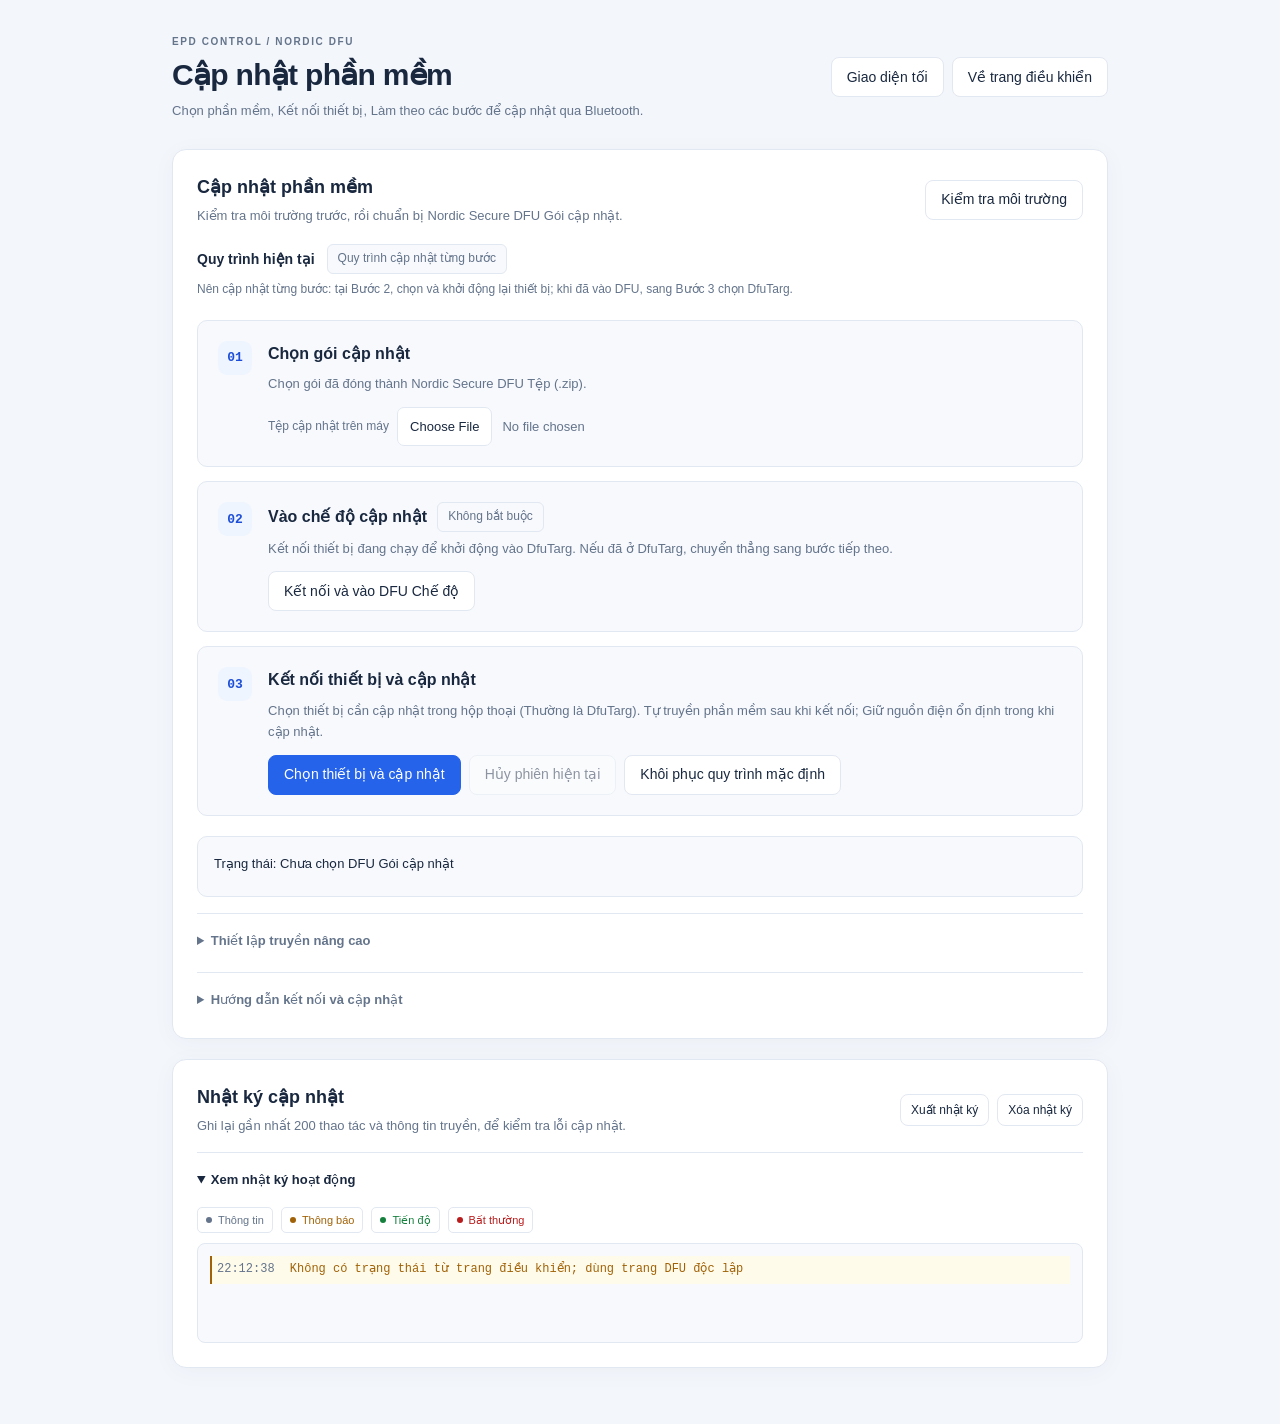
<file: clock75/html/dfu.html>
<!doctype html>
<html lang="vi">

<head>
	<script src="js/vi-ui.js?v=original-vi-5"></script>
  <meta charset="utf-8">
  <meta name="viewport" content="width=device-width, initial-scale=1">
  <meta name="theme-color" content="#2563eb">
  <title>Cập nhật phần mềm · EPD Bộ điều khiển </title>
  <link rel="shortcut icon" type="image/png" href="favicon.png">
  <link rel="stylesheet" href="css/main.css?v=20261005d">
</head>

<body>
  <main class="main dfu-page">
    <header class="page-header">
      <div>
        <div class="page-kicker">EPD CONTROL / NORDIC DFU</div>
        <h1>Cập nhật phần mềm</h1>
        <p class="page-subtitle">Chọn phần mềm, Kết nối thiết bị, Làm theo các bước để cập nhật qua Bluetooth. </p>
      </div>
      <div class="page-actions">
        <button id="themeToggle" type="button" class="secondary" aria-pressed="false">Giao diện tối</button>
        <button id="dfuBackButton" type="button" class="secondary">Về trang điều khiển</button>
      </div>
    </header>

    <section class="section" aria-labelledby="dfuFlowHeading">
      <div class="section-heading">
        <div>
          <h2 id="dfuFlowHeading">Cập nhật phần mềm</h2>
          <p class="section-note">Kiểm tra môi trường trước, rồi chuẩn bị Nordic Secure DFU Gói cập nhật. </p>
        </div>
        <button id="dfuSelfCheckButton" type="button" class="secondary">Kiểm tra môi trường</button>
      </div>
      <div class="device-info">
        <b>Quy trình hiện tại</b><span id="dfuModeBadge" class="device-badge">Quy trình mặc định</span>
      </div>
      <p id="dfuModeHint" class="dfu-hint"></p>

      <div class="dfu-steps-cards">
        <article class="dfu-step-card" id="stepCardPkg" aria-labelledby="dfuPackageHeading">
          <div class="step-badge step-pill">01</div>
          <div class="step-body">
            <h3 id="dfuPackageHeading">Chọn gói cập nhật</h3>
            <p id="dfuPackageHint" class="step-desc">Chọn gói đã đóng thành Nordic Secure DFU Tệp （.zip）. </p>
            <div class="step-action">
              <label class="field-label" for="dfuPackageFile">Tệp cập nhật trên máy</label>
              <input type="file" id="dfuPackageFile" accept=".zip" aria-describedby="dfuPackageHint">
            </div>
          </div>
        </article>

        <article class="dfu-step-card" id="stepCardSwitch" aria-labelledby="dfuSwitchHeading">
          <div class="step-badge step-pill">02</div>
          <div class="step-body">
            <div class="dfu-step-heading">
              <h3 id="dfuSwitchHeading">Vào chế độ cập nhật</h3>
              <span class="device-badge">Không bắt buộc</span>
            </div>
            <p class="step-desc">Kết nối thiết bị đang chạy để khởi động vào DfuTarg. Nếu đã ở DfuTarg, chuyển thẳng sang bước tiếp theo.</p>
            <div class="step-action">
              <button id="dfuSwitchModeButton" type="button" class="secondary">Kết nối và vào DFU Chế độ </button>
            </div>
          </div>
        </article>

        <article class="dfu-step-card" id="stepCardUpgrade" aria-labelledby="dfuUpgradeHeading">
          <div class="step-badge step-pill">03</div>
          <div class="step-body">
            <h3 id="dfuUpgradeHeading">Kết nối thiết bị và cập nhật</h3>
            <p class="step-desc">Chọn thiết bị cần cập nhật trong hộp thoại （Thường là DfuTarg）. Tự truyền phần mềm sau khi kết nối; Giữ nguồn điện ổn định trong khi cập nhật. </p>
            <div class="step-action">
              <button id="dfuStartButton" type="button" class="primary">Chọn thiết bị và cập nhật</button>
              <button id="dfuManualPickButton" type="button" class="secondary" style="display:none;">Chọn thủ công DFU thiết bị và tiếp tục </button>
              <button id="dfuAbandonSessionButton" type="button" class="secondary" disabled>Hủy phiên hiện tại</button>
              <button id="dfuResetModeButton" type="button" class="secondary" disabled>Khôi phục quy trình mặc định</button>
            </div>
          </div>
        </article>
      </div>

      <div class="dfu-status-panel" aria-label="Trạng thái cập nhật">
        <div id="dfuStatus" class="dfu-status" role="status" aria-live="polite" aria-atomic="true">Chưa chọn DFU Gói cập nhật </div>
        <div id="dfuPrecheck" class="dfu-precheck" style="display:none;"></div>
        <div id="dfuRetryInfo" class="dfu-retry-info" style="display:none;"></div>
        <div id="dfuProgressWrap" class="dfu-progress-wrap" style="display:none;" aria-label="Tiến độ truyền phần mềm">
          <div id="dfuProgressBar" class="dfu-progress-bar"></div>
          <div id="dfuProgressText" class="dfu-progress-text"></div>
        </div>
      </div>

      <details class="help-details">
        <summary>Thiết lập truyền nâng cao</summary>
        <div class="dfu-options-group">
          <label class="dfu-checkbox-label" for="dfuEnableAutoFind">
            <input type="checkbox" id="dfuEnableAutoFind" aria-describedby="dfuAutoFindHint">
            自动识别 DFU 设备
          </label>
          <p id="dfuAutoFindHint" class="dfu-hint">Mặc định tắt. unbonded DFU Sau khi khởi động lại MAC địa chỉ sẽ thay đổi, thường không tự nhận diện được; Tắt mục này để hiện hộp chọn thiết bị ngay sau khi khởi động lại. </p>
          <div class="dfu-select-row">
            <label for="dfuPrnValue">PRN Chia gói điều khiển luồng </label>
            <select id="dfuPrnValue" aria-describedby="dfuPrnHint">
              <option value="0">Tắt （PRN = 0, PC / Chrome Truyền nhanh ）</option>
              <option value="12" selected>12（Mặc định, Khuyến nghị cho điện thoại / Tương thích cao ）</option>
              <option value="16">16</option>
              <option value="32">32</option>
            </select>
          </div>
          <p id="dfuPrnHint" class="dfu-hint">Packet Receipt Notification: Khoảng xác nhận nhận dữ liệu của thiết bị. </p>
        </div>
      </details>

      <details class="help-details">
        <summary>Hướng dẫn kết nối và cập nhật</summary>
        <div class="device-info">
          <b>Cách vào</b><span id="dfuEntrySource" class="device-badge">Đang kiểm tra</span>
        </div>
        <p id="dfuEntryNotice" class="dfu-hint"></p>
        <p id="dfuFlowGuide" class="dfu-hint">Trang mới không kế thừa kết nối Bluetooth. Bạn cần chọn lại thiết bị; sau khi vào bộ nạp, trình duyệt có thể yêu cầu cấp quyền cho DfuTarg lần nữa.</p>
        <p class="dfu-hint">Trang dùng Nordic chính thức unbonded buttonless DFU Quy trình. Nên thực hiện trước “Kiểm tra môi trường ”, rồi chọn gói cập nhật; Thiết bị đang ở DfuTarg có thể bỏ qua bước 2, Kết nối trực tiếp và cập nhật. </p>
      </details>
    </section>

    <section class="section" aria-labelledby="dfuLogHeading">
      <div class="section-heading">
        <div>
          <h2 id="dfuLogHeading">Nhật ký cập nhật</h2>
          <p class="section-note">Ghi lại gần nhất 200 thao tác và thông tin truyền, để kiểm tra lỗi cập nhật. </p>
        </div>
        <div class="log-toolbar">
          <button id="exportLogButton" type="button" class="secondary">Xuất nhật ký</button>
          <button id="dfuClearLogButton" type="button" class="secondary" aria-controls="log">Xóa nhật ký</button>
        </div>
      </div>
      <details class="help-details log-details" open>
        <summary>Xem nhật ký hoạt động</summary>
        <div class="log-legend" aria-label="Loại nhật ký">
          <span class="log-chip log-chip-info">Thông tin</span>
          <span class="log-chip log-chip-warn">Thông báo</span>
          <span class="log-chip log-chip-success">Tiến độ</span>
          <span class="log-chip log-chip-error">Bất thường</span>
        </div>
        <div class="log-container" id="log" role="region" aria-label="DFU Nhật ký cập nhật " tabindex="0"></div>
      </details>
    </section>
    <footer class="footer">
      <div class="site-statistics" aria-label="Thống kê truy cập">
        <span id="busuanzi_container_site_pv" style="display:none;">Tổng lượt truy cập <strong id="busuanzi_value_site_pv">—</strong> lần</span>
        <span id="busuanzi_container_site_uv" style="display:none;">Số người truy cập <strong id="busuanzi_value_site_uv">—</strong> người</span>
      </div>
    </footer>
  </main>

  <div id="toast" class="toast-message" style="display:none;" role="status" aria-live="polite"></div>
  <script type="text/javascript" src="js/dfu.js?v=20261004a"></script>
  <script type="text/javascript" src="js/console_ui.js?v=20261004a"></script>
  <script type="text/javascript" src="js/dfu_page.js?v=20261004a"></script>
  <script src="js/site_statistics.js?v=20261004a"></script>
</body>

</html>
</file>
<file: clock75/html/css/main.css>
:root {
    color-scheme: light;
    --primary-color: #2563eb;
    --primary-hover: #1d4ed8;
    --text-color: #19283f;
    --muted-color: #64748b;
    --bg-color: #f3f6fb;
    --section-bg: #fff;
    --surface-soft: #f7f9fd;
    --input-bg: #fff;
    --border-color: #e2e8f1;
    --accent-bg: #eff5ff;
    --accent-text: #1d4ed8;
    --success-color: #15803d;
    --success-bg: #f0fdf4;
    --warning-color: #a16207;
    --warning-bg: #fffbeb;
    --error-color: #b91c1c;
    --error-bg: #fef2f2;
    --shadow: 0 4px 24px rgba(32, 56, 85, .035);
}
body.theme-dark {
    color-scheme: dark;
    --primary-color: #3b82f6;
    --primary-hover: #2563eb;
    --text-color: #e5edf9;
    --muted-color: #a1b1c9;
    --bg-color: #101827;
    --section-bg: #192436;
    --surface-soft: #152033;
    --input-bg: #111c2e;
    --border-color: #2d3c53;
    --accent-bg: #1b3155;
    --accent-text: #a9cdff;
    --success-color: #86efac;
    --success-bg: #17352d;
    --warning-color: #fcd34d;
    --warning-bg: #3a3020;
    --error-color: #fca5a5;
    --error-bg: #3e252d;
    --shadow: 0 4px 24px rgba(0, 0, 0, .08);
}
* { box-sizing: border-box; }
html { scroll-behavior: smooth; scroll-padding-top: 0; }
body { margin: 0; background: var(--bg-color); color: var(--text-color); font: 14px/1.65 -apple-system, BlinkMacSystemFont, "Segoe UI", "PingFang SC", "Microsoft YaHei", sans-serif; touch-action: manipulation; }
a { color: var(--accent-text); }
button, input, select, textarea { font: inherit; }
button, a, input, select, textarea, summary { -webkit-tap-highlight-color: transparent; }
button { display: inline-flex; align-items: center; justify-content: center; gap: 6px; min-height: 40px; padding: 8px 15px; border: 1px solid var(--border-color); border-radius: 8px; background: var(--input-bg); color: var(--text-color); font-weight: 500; line-height: 1.4; cursor: pointer; transition: background .15s, border-color .15s, box-shadow .15s; }
button:hover:not(:disabled) { background: var(--surface-soft); border-color: #a7b9d2; }
button.primary { background: var(--primary-color); border-color: var(--primary-color); color: #fff; }
button.primary:hover:not(:disabled) { background: var(--primary-hover); border-color: var(--primary-hover); }
button.secondary { background: var(--input-bg); color: var(--text-color); }
button.secondary:hover:not(:disabled) { background: var(--accent-bg); border-color: var(--primary-color); color: var(--accent-text); }
button.danger { color: var(--error-color); }
button.danger:hover:not(:disabled) { color: var(--error-color); background: var(--error-bg); border-color: var(--error-color); }
button:disabled { opacity: .48; cursor: not-allowed; }
:where(button, a, input, select, textarea, summary, [tabindex]):focus-visible { outline: 3px solid var(--primary-color); outline-offset: 3px; }
input[type=text], input[type=number], input[type=date], input[type=datetime-local], select, textarea { min-width: 0; max-width: 100%; min-height: 40px; padding: 8px 11px; border: 1px solid var(--border-color); border-radius: 8px; background: var(--input-bg); color: var(--text-color); transition: border-color .15s; }
input::placeholder, textarea::placeholder { color: var(--muted-color); opacity: .85; }
input[type=number] { width: 88px; }
select { padding-right: 28px; }
input:disabled, select:disabled, textarea:disabled { opacity: .55; cursor: not-allowed; }
input[type=range] { width: 140px; max-width: 100%; margin: 0; accent-color: var(--primary-color); }
input[type=checkbox] { width: 16px; height: 16px; margin: 0; accent-color: var(--primary-color); vertical-align: middle; }
input[type=file] { min-width: 0; max-width: 100%; color: var(--muted-color); font-size: 13px; }
input::file-selector-button { margin-right: 10px; padding: 8px 12px; border: 1px solid var(--border-color); border-radius: 7px; background: var(--input-bg); color: var(--text-color); font: inherit; cursor: pointer; }
input::file-selector-button:hover { border-color: var(--primary-color); }
label { color: var(--muted-color); }
textarea { resize: vertical; }
code { border-radius: 4px; padding: 2px 5px; background: var(--accent-bg); color: var(--accent-text); }
h1, h2, h3, p { margin-top: 0; }
h1 { margin-bottom: 4px; font-size: clamp(24px, 3vw, 30px); font-weight: 700; letter-spacing: -.7px; line-height: 1.3; }
h2 { margin-bottom: 0; font-size: 18px; font-weight: 650; line-height: 1.5; }
h3 { margin-bottom: 6px; font-size: 16px; }
p { margin-bottom: 12px; }
[hidden] { display: none !important; }
.main { width: 100%; max-width: 1240px; margin: 0 auto; padding: 0 32px; }
.page-header { display: flex; align-items: center; justify-content: space-between; gap: 24px; margin: 34px 0 28px; }
.brand { display: flex; align-items: center; gap: 16px; }
.brand-mark { display: grid; place-items: center; flex-shrink: 0; width: 56px; height: 56px; border-radius: 15px; background: var(--primary-color); color: white; box-shadow: 0 5px 15px rgba(37, 99, 235, .16); }
.brand-mark svg { width: 35px; height: 35px; }
.page-kicker, .section-kicker { margin: 0 0 4px; font-size: 10px; font-weight: 700; letter-spacing: 1.6px; color: var(--muted-color); }
.page-subtitle { color: var(--muted-color); margin: 6px 0 0; font-size: 13px; }
.page-actions { display: flex; flex-wrap: wrap; gap: 8px; }
.workspace-nav { position: sticky; top: 12px; z-index: 20; display: flex; flex-wrap: wrap; gap: 4px; padding: 6px; margin-bottom: 24px; border: 1px solid var(--border-color); border-radius: 12px; background: var(--section-bg); box-shadow: var(--shadow); overflow: visible; }
.workspace-selector { display: none; }
.section, #deviceConnection, #imageWorkspace, #photoClockEditor { scroll-margin-top: calc(var(--workspace-nav-height, 96px) + 24px); }
.workspace-nav a { flex-shrink: 0; padding: 10px 22px; border-radius: 8px; color: var(--muted-color); font-weight: 550; text-decoration: none; }
.workspace-nav a:hover { background: var(--surface-soft); color: var(--text-color); }
.workspace-nav a.active { background: var(--accent-bg); color: var(--accent-text); }
.overview-grid { display: grid; grid-template-columns: 1.1fr 1fr; align-items: start; gap: 20px; }
.section { min-width: 0; background: var(--section-bg); border: 1px solid var(--border-color); border-radius: 14px; padding: 24px; margin-bottom: 20px; box-shadow: var(--shadow); }
.section-heading { display: flex; flex-wrap: wrap; align-items: center; justify-content: space-between; gap: 12px; margin-bottom: 14px; }
.section-heading .section-note { margin: 4px 0 0; }
.section-note { color: var(--muted-color); font-size: 13px; margin-bottom: 18px; }
.flex-container { display: flex; flex-wrap: wrap; align-items: center; gap: 10px; margin-bottom: 12px; }
.flex-group { display: flex; flex-wrap: wrap; align-items: center; gap: 8px; min-width: 0; }
.flex-group.right { margin-left: auto; }
.debug { display: none !important; }
body.debug-mode .debug { display: flex !important; }
.mode-actions { width: 100%; margin-top: 6px; }
.mode-actions button { flex: 1 1 auto; min-height: 48px; }
.mode-actions #clearscreenbutton { flex-basis: 100%; min-height: 40px; margin-top: 2px; }
.connection-badge, .device-badge, #orientationBadge { display: inline-flex; align-items: center; gap: 6px; padding: 4px 10px; border: 1px solid var(--border-color); border-radius: 6px; background: var(--surface-soft); color: var(--muted-color); font-size: 12px; font-weight: 500; }
.connection-badge { border-radius: 999px; }
.status-dot { width: 7px; height: 7px; border-radius: 50%; background: currentColor; }
.connection-badge.is-connected { background: var(--success-bg); color: var(--success-color); border-color: var(--success-color); }
.connection-badge.is-connecting, .connection-badge.is-busy { background: var(--accent-bg); color: var(--accent-text); border-color: var(--primary-color); }
.connection-badge.is-unsupported { color: var(--warning-color); background: var(--warning-bg); }
.device-info { display: flex; flex-wrap: wrap; align-items: center; gap: 12px; margin-top: 18px; }
.device-metric { flex: 1; min-width: 130px; align-self: stretch; padding: 12px 15px; border-radius: 9px; background: var(--surface-soft); }
.metric-label { display: block; color: var(--muted-color); font-size: 11px; margin-bottom: 4px; }
.metric-value { display: block; font-size: 15px; font-weight: 600; font-variant-numeric: tabular-nums; }
.metric-value.low, .device-badge.low, .device-warning { color: var(--error-color); }
.device-warning { display: block; font-size: 12px; }
.help-details { margin-top: 16px; border-top: 1px solid var(--border-color); padding-top: 12px; }
summary { cursor: pointer; color: var(--muted-color); padding: 4px 0; font-size: 13px; font-weight: 550; }
details[open] > summary { margin-bottom: 12px; color: var(--text-color); }
.help-details p:last-child { margin-bottom: 0; }
.log-toolbar { display: flex; flex-wrap: wrap; align-items: center; justify-content: space-between; gap: 8px; margin-bottom: 10px; }
.section-heading .log-toolbar { margin: 0; }
.log-toolbar button { min-height: 32px; padding: 5px 10px; font-size: 12px; }
.log-container { width: 100%; min-height: 100px; max-height: 260px; padding: 12px; background: var(--surface-soft); border: 1px solid var(--border-color); border-radius: 8px; overflow: auto; overflow-wrap: anywhere; font: 12px/1.8 Consolas, "SFMono-Regular", monospace; }
.log-container:empty::before { content: "Chưa có nhật ký. Các thao tác sẽ hiển thị tại đây khi kết nối đồng hồ."; color: var(--muted-color); }
.log-line { padding: 3px 5px; border-left: 2px solid transparent; }
.log-line .time { color: var(--muted-color); margin-right: 8px; white-space: nowrap; }
.log-line .action { color: var(--accent-text); margin-right: 6px; }
.log-warn { color: var(--warning-color); background: var(--warning-bg); border-left-color: var(--warning-color); }
.log-success { color: var(--success-color); background: var(--success-bg); border-left-color: var(--success-color); }
.log-error { color: var(--error-color); background: var(--error-bg); border-left-color: var(--error-color); }
.log-legend { display: flex; flex-wrap: wrap; gap: 8px; margin-bottom: 10px; }
.log-chip { display: inline-flex; align-items: center; gap: 6px; font-size: 11px; padding: 3px 8px; border: 1px solid var(--border-color); border-radius: 5px; }
.log-chip::before { content: ""; width: 6px; height: 6px; border-radius: 50%; background: currentColor; }
.log-chip-info { color: var(--muted-color); }
.log-chip-warn { color: var(--warning-color); }
.log-chip-success { color: var(--success-color); }
.log-chip-error { color: var(--error-color); }
.image-drop-zone { display: flex; flex-wrap: wrap; align-items: center; gap: 14px; padding: 20px; margin-bottom: 20px; border: 1px dashed #b8cbed; border-radius: 10px; background: var(--accent-bg); transition: border-color .15s, box-shadow .15s; }
.image-drop-zone.is-dragging { border: 1px dashed var(--primary-color); box-shadow: inset 0 0 0 2px var(--primary-color); }
.upload-icon { display: grid; place-items: center; width: 40px; height: 40px; border-radius: 10px; background: var(--section-bg); color: var(--accent-text); font-size: 26px; line-height: 1; }
.upload-copy { flex: 1; min-width: 180px; overflow-wrap: anywhere; }
.upload-copy label { color: var(--text-color); font-size: 14px; font-weight: 600; cursor: pointer; }
.upload-copy p { margin: 4px 0 0; font-size: 11px; color: var(--muted-color); }
.image-drop-zone input { width: 250px; }
.options { gap: 14px 22px; }
.options label { font-size: 12px; }
#ditherStrengthValue, #ditherContrastValue { min-width: 26px; color: var(--accent-text); font-variant-numeric: tabular-nums; }
.status-bar { display: none; padding: 12px 16px; margin: 16px 0; border: 1px solid var(--primary-color); border-radius: 8px; background: var(--accent-bg); color: var(--accent-text); overflow-wrap: anywhere; }
#status { font-variant-numeric: tabular-nums; }
.orientation-hint { display: flex; flex-wrap: wrap; align-items: center; gap: 6px; margin: 18px 0 12px; color: var(--muted-color); font-size: 12px; }
.orientation-hint b { font-weight: 500; }
.canvas-container { padding: 24px; margin-top: 20px; border: 1px solid var(--border-color); border-radius: 10px; background-color: var(--surface-soft); background-image: radial-gradient(var(--border-color) .7px, transparent .7px); background-size: 12px 12px; }
.canvas-container canvas { display: block; max-width: 100%; height: auto; margin: 0 auto; border: 1px solid #c8d1df; box-shadow: 0 6px 24px rgba(16, 34, 58, .09); touch-action: none; }
.canvas-container.crop-mode canvas { border: 2px dashed var(--primary-color); cursor: grab; }
.canvas-container.brush-mode canvas, .canvas-container.eraser-mode canvas { cursor: crosshair; }
canvas.text-placement-mode { border: 2px dashed var(--primary-color) !important; cursor: text !important; }
.canvas-title { display: none; color: var(--accent-text); text-align: center; margin-bottom: 12px; font-size: 13px; }
.workspace-toolbar { display: flex; flex-wrap: wrap; align-items: center; justify-content: space-between; gap: 12px; margin-bottom: 12px; }
.tool-buttons, .history-tools { display: flex; flex-wrap: wrap; gap: 6px; }
.tool-buttons { flex: 1; }
.tool-button { min-height: 40px; padding: 8px 12px; font-size: 13px; border-radius: 8px; background: var(--section-bg); white-space: nowrap; }
.tool-button > span { display: inline-flex; align-items: center; justify-content: center; width: 18px; font-size: 19px; line-height: 1; }
.history-tools button { width: 38px; min-height: 38px; padding: 0; font-size: 22px; background: var(--section-bg); }
.tool-button.active, .tool-button.active:hover:not(:disabled) { background: var(--primary-color); color: #fff; border-color: var(--primary-color); }
.paint-tool-hint { margin: 0 0 18px; color: var(--muted-color); font-size: 12px; }
.paint-tool-status { min-height: 0; margin: 12px 0 0; color: var(--accent-text); font-size: 12px; overflow-wrap: anywhere; }
.paint-tool-status:empty { display: none; }
.paint-tool-status.error { color: var(--error-color); }
.tool-panel { min-width: 0; margin-top: 20px; padding: 20px; border: 1px solid var(--border-color); border-radius: 10px; background: var(--section-bg); }
.tool-panel-heading { display: flex; flex-wrap: wrap; align-items: flex-start; justify-content: space-between; gap: 10px; margin-bottom: 18px; }
.tool-panel-heading > div { flex: 1; min-width: 140px; }
.tool-panel-heading h3 { margin: 0 0 4px; font-size: 15px; }
.tool-panel-heading p { margin: 0; color: var(--muted-color); font-size: 12px; }
.tool-panel-heading > .device-badge { max-width: 100%; overflow-wrap: anywhere; }
.tool-fields { display: grid; grid-template-columns: repeat(auto-fit, minmax(116px, 1fr)); align-items: start; gap: 12px; min-width: 0; }
.tool-field { display: flex; flex-direction: column; gap: 6px; min-width: 0; }
.tool-field > label, .tool-field > .field-label { font-size: 12px; }
.tool-field :is(input, select, textarea) { width: 100%; }
.tool-field textarea { line-height: 1.6; min-height: 94px; }
.tool-compose { display: grid; grid-template-columns: minmax(0, 1fr) minmax(0, 1.2fr); gap: 20px; }
.tool-content textarea { flex: 1; min-height: 156px; }
.format-buttons, .tool-actions, .tool-presets { display: flex; flex-wrap: wrap; align-items: center; gap: 8px; }
.format-buttons button { width: 40px; padding: 8px; }
.tool-actions { margin-top: 16px; }
.tool-actions button { font-size: 12px; }
.tool-presets { margin-top: 14px; }
.tool-presets > span { font-size: 12px; color: var(--muted-color); margin-right: 4px; }
.tool-presets button { min-height: 34px; padding: 6px 12px; font-size: 12px; }
.tool-presets button.active { border-color: var(--primary-color); color: var(--accent-text); background: var(--accent-bg); }
.brush-preview { display: block; flex: 0 0 auto; width: var(--brush-size, 24px); height: var(--brush-size, 24px); max-width: 42px; max-height: 42px; border: 1px solid var(--border-color); border-radius: 50%; background: var(--brush-color, #000); margin: 6px; }
.canvas-container.brush-mode .eraser-size-field, .canvas-container.eraser-mode :is(.brush-color-field, .brush-size-field) { display: none; }
.todo-editor-list { margin-top: 20px; }
.todo-editor-list:empty { display: none; }
.todo-editor-empty { padding: 16px; border: 1px dashed var(--border-color); border-radius: 8px; text-align: center; color: var(--muted-color); font-size: 12px; }
.todo-editor-row { display: grid; grid-template-columns: 18px minmax(0, 1fr) auto; align-items: center; gap: 8px; padding: 10px 0; border-bottom: 1px solid var(--border-color); }
.todo-editor-row:last-child { border-bottom: 0; }
.todo-editor-row.selected { border-radius: 6px; background: var(--accent-bg); }
.todo-editor-row input[type=text] { min-height: 36px; padding: 6px 8px; font-size: 12px; }
.todo-editor-row.completed input[type=text] { color: var(--muted-color); text-decoration: line-through; }
.todo-row-actions { display: flex; flex-wrap: wrap; gap: 4px; }
.todo-row-actions button { min-width: 42px; min-height: 32px; padding: 4px 7px; font-size: 12px; white-space: nowrap; }
.todo-calendar-workbench { display: grid; grid-template-columns: minmax(0, 1fr) minmax(0, 1fr); gap: 24px; margin: 24px 0; }
.todo-calendar-form { display: grid; grid-template-columns: repeat(2, minmax(0, 1fr)); gap: 14px; }
.todo-calendar-form .field, .todo-calendar-options .field { display: flex; flex-direction: column; gap: 6px; }
.todo-calendar-text-field, .todo-calendar-flags, .todo-calendar-edit-actions { grid-column: 1 / -1; }
.todo-calendar-flags, .todo-calendar-edit-actions, .todo-calendar-options, .todo-calendar-local-actions, .todo-calendar-device-actions { display: flex; flex-wrap: wrap; align-items: center; gap: 12px; }
.todo-calendar-flags label { display: inline-flex; align-items: center; gap: 6px; }
.todo-calendar-options { margin: 20px 0 10px; }
.todo-calendar-options .todo-calendar-layout-field { flex: 1 1 100%; }
.todo-calendar-options .todo-calendar-font-field { flex: 1 1 100%; }
.todo-calendar-font-style { display: flex; flex-wrap: wrap; align-items: center; gap: 12px; margin: 0; padding: 6px 12px 10px; border: 1px solid var(--border-color); border-radius: 8px; }
.todo-calendar-font-style legend { padding: 0 4px; font-size: 12px; color: var(--muted-color); }
.todo-calendar-font-style label { display: inline-flex; align-items: center; gap: 6px; white-space: nowrap; }
.todo-calendar-size-hint { flex: 1 1 100%; }
.todo-calendar-local-actions { margin-top: 16px; gap: 8px; }
.todo-calendar-import-label { position: relative; display: inline-flex; align-items: center; min-height: 40px; padding: 8px 15px; overflow: hidden; border: 1px solid var(--border-color); border-radius: 8px; color: var(--text-color); cursor: pointer; }
.todo-calendar-import-label:focus-within { outline: 3px solid var(--primary-color); outline-offset: 3px; }
.todo-calendar-import-label input { position: absolute; inset: 0; width: 100%; opacity: 0; cursor: pointer; }
.todo-calendar-preview { min-width: 0; padding: 20px; border: 1px solid var(--border-color); border-radius: 12px; background: var(--surface-soft); }
.todo-calendar-screen { --todo-header-height: 32px; --todo-header-rule: 2px; position: relative; display: grid; grid-template-columns: 1fr 1fr; min-height: 240px; margin: 15px 0; padding: 12px; border: 2px solid #222; border-radius: 4px; background: #fff; color: #111; font-family: 'Microsoft YaHei', sans-serif; }
.todo-calendar-screen::before { content: ''; position: absolute; top: calc(12px + var(--todo-header-height) - var(--todo-header-rule)); left: 12px; right: 12px; height: var(--todo-header-rule); background: #222; pointer-events: none; }
.todo-calendar-preview-left { min-width: 0; padding-right: 10px; border-right: 1px solid #222; }
.todo-calendar-screen[data-layout='full'] { grid-template-columns: minmax(0, 1fr); }
.todo-calendar-screen[data-layout='full'] .todo-calendar-preview-left { padding-right: 0; border-right: 0; }
.todo-calendar-preview-calendar[hidden] { display: none; }
.todo-calendar-preview-header, .todo-calendar-month { box-sizing: border-box; display: flex; align-items: center; height: var(--todo-header-height); margin-bottom: 12px; padding-bottom: 8px; }
.todo-calendar-preview-header { justify-content: space-between; gap: 6px; }
.todo-calendar-preview-title { font-size: var(--todo-title-size, 14px); white-space: nowrap; }
.todo-calendar-preview-temperature { display: inline-flex; align-items: baseline; gap: 1px; white-space: nowrap; font-variant-numeric: tabular-nums; }
.todo-calendar-temperature-value { font: 700 var(--todo-temperature-number-size, 22px)/1 Arial, Helvetica, sans-serif; }
.todo-calendar-temperature-unit { font-size: var(--todo-temperature-unit-size, 16px); line-height: 1; }
.todo-calendar-preview-items { display: flex; flex-direction: column; gap: 0; height: var(--todo-body-height); overflow: hidden; }
.todo-calendar-preview-item { display: flex; align-items: flex-start; gap: 5px; font-size: inherit; position: relative; box-sizing: border-box; flex: 0 0 var(--todo-row-height); min-height: 0; padding-top: 2px; line-height: var(--todo-line-height); }
.todo-calendar-preview-box { position: absolute; top: var(--todo-marker-top); width: var(--todo-marker-size); height: var(--todo-marker-size); border: 1px solid #111; font-size: 0; font-weight: 400; font-style: normal; }
.todo-calendar-preview-box[data-resident='true'] { background: #111; }
.todo-calendar-preview-item[data-phase='active'] .todo-calendar-preview-box, .todo-calendar-preview-item[data-phase='expired'] .todo-calendar-preview-box { border-color: #b91c1c; }
.todo-calendar-preview-item[data-phase='expired'] .todo-calendar-preview-copy > span { text-decoration: line-through; text-decoration-color: #111; text-decoration-style: solid; }
.todo-calendar-preview-copy { min-width: 0; width: 100%; padding-left: var(--todo-copy-inset); }
.todo-calendar-preview-copy > span { display: block; overflow-wrap: anywhere; }
.todo-calendar-preview-copy > span { display: -webkit-box; -webkit-box-orient: vertical; -webkit-line-clamp: 2; overflow: hidden; }
.todo-calendar-preview-items[data-lines='1'] .todo-calendar-preview-copy > span { -webkit-line-clamp: 1; }
.todo-calendar-preview-items[data-lines='2'] .todo-calendar-preview-copy > span { -webkit-line-clamp: 2; }
.todo-calendar-preview-empty { margin: 20px 0; color: #777; font-size: 12px; }
.todo-calendar-preview-calendar { min-width: 0; padding-left: 10px; }
.todo-calendar-month { justify-content: center; font-size: 12px; text-align: center; }
.todo-calendar-grid { display: grid; grid-template-columns: repeat(7, minmax(0, 1fr)); gap: 8px 2px; text-align: center; font-size: 10px; }
.todo-calendar-grid > span { position: relative; min-height: 20px; line-height: 20px; }
.todo-calendar-grid .todo-calendar-weekday { color: #777; }
.todo-calendar-grid .today { border-radius: 3px; background: #222; color: #fff; }
.todo-calendar-grid .annotated::after { content: ''; position: absolute; bottom: -2px; left: calc(50% - 2px); width: 4px; height: 4px; border-radius: 50%; background: #b91c1c; }
.todo-calendar-preview-controls { display: flex; flex-wrap: wrap; align-items: center; gap: 8px; }
.todo-calendar-preview-controls input { flex: 1 1 170px; width: 170px; }
.todo-calendar-preview-controls button { min-height: 36px; padding: 6px 10px; }
.todo-calendar-list { margin: 20px 0; }
.todo-calendar-empty { padding: 20px; border: 1px dashed var(--border-color); border-radius: 8px; text-align: center; color: var(--muted-color); }
.todo-calendar-row { display: grid; grid-template-columns: minmax(0, 1fr) auto auto; gap: 14px; align-items: center; padding: 14px 8px; border-bottom: 1px solid var(--border-color); }
.todo-calendar-row.editing { border-radius: 8px; background: var(--accent-bg); }
.todo-calendar-item-content { display: flex; flex-direction: column; min-width: 0; gap: 4px; }
.todo-calendar-item-content strong { font-size: 14px; font-weight: 500; overflow-wrap: anywhere; }
.todo-calendar-row.completed strong { color: var(--muted-color); text-decoration: line-through; }
.todo-calendar-time { color: var(--muted-color); font-size: 12px; }
.todo-calendar-state { padding: 3px 8px; border-radius: 6px; background: var(--surface-soft); color: var(--muted-color); font-size: 12px; white-space: nowrap; }
.todo-calendar-state[data-state='visible'] { background: var(--success-bg); color: var(--success-color); }
.todo-calendar-actions { display: flex; gap: 6px; }
.todo-calendar-actions button { min-height: 34px; padding: 5px 9px; font-size: 12px; }
#todoCalendarStatus.error, #todoCalendarTextHint.error { color: var(--error-color); }
@media (max-width: 1000px) {
    .todo-calendar-workbench { grid-template-columns: minmax(0, 1fr); }
    .todo-calendar-preview { max-width: 620px; }
}
@media (max-width: 600px) {
    .todo-calendar-form { grid-template-columns: minmax(0, 1fr); }
    .todo-calendar-row { grid-template-columns: minmax(0, 1fr) auto; gap: 10px; }
    .todo-calendar-actions { grid-column: 1 / -1; justify-content: flex-end; }
    .todo-calendar-screen { padding: 8px; }
    .todo-calendar-preview { padding: 12px; }
}
.schedule-config .wide-field { grid-column: span 2; }
.schedule-cell-editor { margin-top: 18px; padding: 16px; border: 1px solid var(--primary-color); border-radius: 8px; background: var(--accent-bg); }
.schedule-cell-editor[hidden] { display: none !important; }
.schedule-cell-editor label { color: var(--accent-text); font-weight: 600; }
.tool-details { margin-top: 18px; border-top: 1px solid var(--border-color); padding-top: 14px; }
.tool-details > summary { cursor: pointer; color: var(--muted-color); font-size: 12px; }
.tool-details[open] > summary { margin-bottom: 12px; color: var(--accent-text); }
.tool-details .field-hint { margin: 0 0 12px; }
#schedule-bulk-input { font-family: Consolas, monospace; tab-size: 6; white-space: pre; }
#schedule-status { margin: 0 0 14px; }
#schedule-status:empty { display: none; }
.brush-tools, .text-tools, .todo-tools, .schedule-tools, .crop-tools { display: none; }
.canvas-container.brush-mode .brush-tools,
.canvas-container.eraser-mode .brush-tools,
.canvas-container.text-mode .text-tools,
.canvas-container.todo-mode .todo-tools,
.canvas-container.schedule-mode .schedule-tools,
.canvas-container.crop-mode .crop-tools { display: block; }
.canvas-container.crop-mode :is(.workspace-toolbar, .paint-tool-hint, .brush-tools, .text-tools, .todo-tools, .schedule-tools) { display: none; }
.annotation-workbench { display: grid; grid-template-columns: minmax(0, 1.6fr) minmax(260px, 1fr); align-items: stretch; gap: 18px; }
.annotation-editor, .annotation-preview { min-width: 0; padding: 20px; border: 1px solid var(--border-color); border-radius: 10px; background: var(--surface-soft); }
.annotation-panel-heading { margin-bottom: 18px; }
.annotation-panel-heading h3, .annotation-preview-heading h3, .annotation-device-panel h3, .annotation-list-heading h3 { margin: 0; font-size: 14px; }
.annotation-panel-heading p { margin: 5px 0 0; color: var(--muted-color); font-size: 12px; }
.annotation-form { display: grid; grid-template-columns: repeat(6, minmax(0, 1fr)); align-items: start; gap: 14px; }
.annotation-form > .field { grid-column: span 2; }
.annotation-form > .field:nth-child(-n+2) { grid-column: span 3; }
.annotation-form label { display: flex; align-items: center; gap: 6px; color: var(--text-color); }
.label-optional { color: var(--muted-color); font-size: 10px; font-weight: 400; }
.annotation-edit-actions { display: flex; flex-wrap: wrap; gap: 8px; margin-top: 20px; }
.annotation-preview { background: var(--section-bg); }
.annotation-preview-heading, .annotation-list-heading { display: flex; flex-wrap: wrap; align-items: center; justify-content: space-between; gap: 8px; }
.annotation-preview-heading { margin-bottom: 14px; }
.annotation-preview-heading > span, .annotation-list-heading > span { color: var(--muted-color); font-size: 11px; }
.annotation-day-card { position: relative; max-width: 280px; margin: 0 auto; padding: 14px 16px 16px; border: 1px solid #dbe2eb; border-radius: 8px; background: #fff; color: #111; text-align: center; }
.annotation-day-meta { display: flex; justify-content: space-between; gap: 8px; color: #64748b; font-size: 11px; }
.annotation-day-content { display: flex; flex-direction: column; align-items: center; justify-content: center; gap: 8px; width: 156px; max-width: 100%; aspect-ratio: 1; margin: 16px auto 8px; border-radius: 50%; }
.annotation-day-number { display: block; margin: 0; font-size: 64px; font-weight: 650; line-height: 1.2; font-variant-numeric: tabular-nums; }
.annotation-preview[data-today=true] .annotation-day-content { background: #d21d2c; }
.annotation-preview[data-today=true] :is(.annotation-day-number, .annotation-preview-lunar) { color: #fff; }
.annotation-preview-dot { position: absolute; top: 43px; right: 18px; width: 7px; height: 7px; border-radius: 50%; background: #d21d2c; }
.annotation-day-caption { min-height: 26px; line-height: 26px; }
.annotation-preview-lunar { color: #64748b; font-size: 12px; }
.annotation-preview-label { color: #111; font-size: 16px; font-weight: 600; line-height: 1.3; overflow-wrap: anywhere; }
.annotation-preview[data-font=small] .annotation-preview-label { font-size: 12px; }
.annotation-preview[data-font=large] .annotation-preview-label { font-size: 20px; }
.annotation-preview[data-color=white] .annotation-preview-label { color: #fff; }
.annotation-preview[data-color=red] .annotation-preview-label { color: #d21d2c; }
.annotation-preview[data-position=corner] .annotation-preview-label { position: absolute; top: 39px; right: 16px; max-width: calc(100% - 32px); }
.annotation-preview[data-position=corner] .annotation-day-content { margin-top: 40px; }
.annotation-color-hint { padding: 7px 9px; border: 1px solid var(--warning-color); border-radius: 6px; background: var(--warning-bg); color: var(--warning-color); }
.annotation-preview-note { margin: 12px 0 5px; color: var(--text-color); font-size: 12px; overflow-wrap: anywhere; }
.annotation-preview-caption { margin: 0; color: var(--muted-color); font-size: 11px; }
.annotation-status { margin: 14px 0 0; padding: 10px 14px; border: 1px solid var(--border-color); border-radius: 8px; background: var(--accent-bg); color: var(--accent-text); font-size: 12px; overflow-wrap: anywhere; }
.annotation-status:empty { display: none; }
.annotation-status.error { background: var(--error-bg); border-color: var(--error-color); color: var(--error-color); }
.annotation-device-panel { display: flex; flex-wrap: wrap; align-items: center; justify-content: space-between; gap: 14px; padding: 16px 18px; margin: 18px 0 24px; border: 1px solid var(--border-color); border-radius: 9px; background: var(--surface-soft); }
.annotation-device-panel > div:first-child { flex: 1 1 260px; min-width: 0; }
.annotation-device-panel p { margin: 4px 0 0; color: var(--muted-color); font-size: 12px; }
.annotation-device-actions, .annotation-management-actions { display: flex; flex-wrap: wrap; gap: 8px; }
.annotation-list-heading { margin-bottom: 12px; }
.field { display: flex; flex-direction: column; gap: 6px; min-width: 0; }
.field > label, .field-label { font-size: 12px; }
.field > input, .field > select { width: 100%; }
.field-hint { font-size: 11px; color: var(--muted-color); }
.table-scroll { overflow-x: auto; border: 1px solid var(--border-color); border-radius: 9px; margin-top: 16px; }
.annotation-list { margin-top: 0; }
.anno-table { width: 100%; border-collapse: collapse; font-size: 13px; }
.anno-table th, .anno-table td { padding: 12px 16px; border-bottom: 1px solid var(--border-color); text-align: left; }
.anno-table th { background: var(--surface-soft); color: var(--muted-color); font-size: 11px; font-weight: 500; white-space: nowrap; }
.anno-table tbody tr:last-child td { border-bottom: 0; }
.anno-table tbody tr:hover { background: var(--accent-bg); }
.anno-table tbody tr.editing { background: var(--accent-bg); }
.annotation-date-cell { width: 150px; white-space: nowrap; }
.annotation-date-cell strong { display: block; font-size: 12px; font-weight: 600; font-variant-numeric: tabular-nums; }
.date-subline { display: block; color: var(--muted-color); font-size: 11px; }
.annotation-list-label { font-weight: 600; overflow-wrap: anywhere; }
.annotation-dot-label { display: inline-flex; align-items: center; gap: 6px; color: var(--muted-color); font-size: 12px; white-space: nowrap; }
.annotation-dot-label::before { content: ''; width: 6px; height: 6px; border-radius: 50%; background: #d21d2c; }
.annotation-chip { display: inline-flex; align-items: center; gap: 5px; padding: 2px 7px; margin: 2px 4px 2px 0; border: 1px solid var(--border-color); border-radius: 5px; background: var(--surface-soft); color: var(--muted-color); font-size: 11px; white-space: nowrap; }
.annotation-color-chip::before { content: ''; width: 6px; height: 6px; border: 1px solid #19283f; border-radius: 50%; background: #19283f; }
.annotation-color-chip[data-color="1"]::before { border-color: #a1b1c9; background: #fff; }
.annotation-color-chip[data-color="2"]::before { border-color: #d21d2c; background: #d21d2c; }
.annotation-actions-cell { width: 140px; white-space: nowrap; }
.anno-table td button { padding: 5px 10px; min-height: 32px; font-size: 12px; }
.anno-table td button + button { margin-left: 6px; }
.anno-table .empty-state { text-align: center; padding: 30px 20px; color: var(--muted-color); white-space: normal; }
.annotation-empty-icon { display: grid; place-items: center; width: 36px; height: 36px; margin: 0 auto 10px; border-radius: 10px; background: var(--accent-bg); color: var(--accent-text); font-size: 22px; }
.empty-state strong { display: block; color: var(--text-color); font-size: 13px; font-weight: 500; }
.empty-state p { margin: 5px 0 0; font-size: 12px; }
.annotation-management .annotation-management-actions { margin-top: 12px; }
.annotation-rules ul { display: grid; gap: 7px; margin: 12px 0; padding-left: 18px; color: var(--muted-color); font-size: 12px; }
.external-resource-actions { display: flex; flex-wrap: wrap; align-items: center; gap: 8px; margin: 14px 0; }
.external-resource-picker { position: relative; display: inline-flex; align-items: center; min-height: 40px; padding: 8px 15px; margin: 0; border: 1px solid var(--primary-color); border-radius: 8px; background: var(--accent-bg); color: var(--accent-text); cursor: pointer; overflow: hidden; }
.external-resource-picker:focus-within { outline: 3px solid var(--primary-color); outline-offset: 3px; }
.picker-input { position: absolute; inset: 0; width: 100%; height: 100%; opacity: 0; cursor: pointer; }
.checkbox-options { display: flex; flex-wrap: wrap; gap: 10px 24px; margin: 16px 0 12px; }
.checkbox-options label, .dfu-checkbox-label { display: inline-flex; align-items: center; gap: 8px; font-size: 13px; }
.external-resource-message { margin: 8px 0; padding: 12px 15px; border: 1px solid var(--border-color); border-radius: 8px; background: var(--surface-soft); color: var(--muted-color); white-space: pre-line; overflow-wrap: anywhere; font-size: 13px; }
.external-resource-message.ready { color: var(--success-color); border-color: var(--success-color); background: var(--success-bg); }
.external-resource-message.error { color: var(--error-color); border-color: var(--error-color); background: var(--error-bg); }
.resource-dashboard {
    display: grid;
    grid-template-columns: minmax(0, 1.25fr) minmax(0, 1fr);
    align-items: start;
    gap: 16px;
    margin: 16px 0;
}
.resource-panel {
    min-width: 0;
    padding: 20px;
    border: 1px solid var(--border-color);
    border-radius: 12px;
    background: var(--section-bg);
    overflow-wrap: anywhere;
}
.resource-panel-heading {
    display: flex;
    flex-wrap: wrap;
    align-items: center;
    justify-content: space-between;
    gap: 10px;
    margin-bottom: 16px;
}
.resource-panel-heading h3 { margin: 0; font-size: 15px; }
.resource-state {
    display: inline-flex;
    align-items: center;
    justify-content: center;
    gap: 5px;
    padding: 3px 8px;
    border: 1px solid var(--border-color);
    border-radius: 5px;
    background: var(--surface-soft);
    color: var(--muted-color);
    font-size: 11px;
    font-weight: 500;
    line-height: 1.5;
}
.resource-state.ready, .resource-state.verified {
    border-color: transparent;
    background: var(--success-bg);
    color: var(--success-color);
}
.resource-state.device, .resource-state.local, .resource-state.source {
    border-color: transparent;
    background: var(--accent-bg);
    color: var(--accent-text);
}
.resource-state.header-only, .resource-state.offline {
    border-color: transparent;
    background: var(--warning-bg);
    color: var(--warning-color);
}
.resource-state.error {
    border-color: transparent;
    background: var(--error-bg);
    color: var(--error-color);
}
.resource-panel-note {
    margin: 12px 0 0;
    color: var(--muted-color);
    font-size: 12px;
    line-height: 1.7;
}
.resource-bundle-panel { background: var(--surface-soft); }
.resource-bundle-panel .resource-panel-heading { margin-bottom: 8px; }
.resource-bundle-name { margin: 0 0 12px; color: var(--text-color); font-size: 13px; }
.resource-inline-stats { display: flex; flex-wrap: wrap; gap: 8px 18px; color: var(--muted-color); font-size: 12px; }
.resource-inline-stats strong { color: var(--text-color); font-weight: 600; font-variant-numeric: tabular-nums; }
.resource-package-details { margin-top: 16px; border-top: 1px solid var(--border-color); padding-top: 10px; }
.resource-package-details summary { color: var(--accent-text); }
.resource-package-row {
    display: grid;
    grid-template-columns: minmax(100px, 1fr) minmax(80px, .6fr) minmax(160px, 1fr);
    align-items: center;
    gap: 8px 14px;
    padding: 10px 0;
    border-bottom: 1px solid var(--border-color);
    color: var(--muted-color);
    font-size: 12px;
}
.resource-package-row:last-child { border-bottom: 0; padding-bottom: 0; }
.resource-package-row > :first-child { color: var(--text-color); }
.resource-package-row > :nth-child(2) { font-family: Consolas, monospace; color: var(--accent-text); }
.flash-metrics { display: grid; grid-template-columns: repeat(3, minmax(0, 1fr)); gap: 10px; margin-bottom: 16px; }
.flash-metric { min-width: 0; padding: 12px; border-radius: 8px; background: var(--surface-soft); }
.flash-metric-value { display: block; color: var(--text-color); font-size: clamp(16px, 1.7vw, 22px); font-weight: 650; font-variant-numeric: tabular-nums; line-height: 1.4; }
.flash-metric:nth-child(2) .flash-metric-value { color: var(--accent-text); }
.flash-capacity-bar, .flash-partition-track { overflow: hidden; border-radius: 99px; background: var(--border-color); }
.flash-capacity-bar { height: 8px; }
.flash-capacity-bar > span, .flash-partition-track > span { display: block; height: 100%; max-width: 100%; border-radius: inherit; background: var(--primary-color); }
.flash-capacity-label { display: block; margin-top: 6px; color: var(--muted-color); font-size: 11px; font-variant-numeric: tabular-nums; }
.flash-partitions { margin-top: 20px; padding-top: 4px; border-top: 1px solid var(--border-color); }
.flash-partition { --partition-color: var(--primary-color); padding: 12px 0; border-bottom: 1px solid var(--border-color); }
.flash-partition:last-child { border-bottom: 0; padding-bottom: 0; }
.flash-partition[data-partition="6"] { --partition-color: #14b8a6; }
.flash-partition[data-partition="7"] { --partition-color: #8b5cf6; }
.flash-partition[data-partition="4"], .flash-partition[data-partition="8"] { --partition-color: var(--muted-color); }
.flash-partition-heading { display: flex; flex-wrap: wrap; align-items: center; justify-content: space-between; gap: 4px 12px; margin-bottom: 8px; font-size: 12px; }
.flash-partition-heading > :first-child { display: inline-flex; align-items: center; gap: 7px; font-weight: 550; }
.flash-partition-heading > :first-child::before { content: ""; flex-shrink: 0; width: 6px; height: 6px; border-radius: 2px; background: var(--partition-color); }
.flash-partition-heading > :last-child { color: var(--muted-color); font-size: 11px; font-variant-numeric: tabular-nums; }
.flash-partition-track { height: 4px; }
.flash-partition-track > span { background: var(--partition-color); }
.flash-partition-note { margin: 5px 0 0; color: var(--muted-color); font-size: 11px; }
.resource-version-row { display: grid; grid-template-columns: minmax(0, 1fr) auto auto; align-items: center; gap: 6px 12px; padding: 13px 0; border-bottom: 1px solid var(--border-color); }
.resource-version-row:last-child { border-bottom: 0; padding-bottom: 0; }
.resource-version-name { font-size: 13px; font-weight: 550; }
.resource-version-value { color: var(--accent-text); font: 500 13px/1.5 Consolas, monospace; font-variant-numeric: tabular-nums; }
.local-version-hint { grid-column: 1 / -1; color: var(--muted-color); font-size: 11px; }
.resource-version-row > .resource-panel-note { grid-column: 1 / -1; margin: 0; font-size: 11px; }
#externalResourceStatus.error, #externalResourceReadbackStatus.error { color: var(--error-color); }
.dfu-hint { font-size: 12px; color: var(--muted-color); margin: 6px 0 10px; overflow-wrap: anywhere; }
#externalResourceProgress { display: block; width: 100%; height: 8px; margin-top: 12px; border: 0; border-radius: 10px; accent-color: var(--primary-color); }
progress::-webkit-progress-bar { border-radius: 10px; background: var(--surface-soft); }
progress::-webkit-progress-value { border-radius: 10px; background: var(--primary-color); }
.resource-editor { padding: 16px; margin-top: 20px; border: 1px solid var(--border-color); border-radius: 10px; }
.resource-editor > summary { color: var(--accent-text); }
.resource-editor > p { color: var(--muted-color); font-size: 13px; }
.resource-editor > label { display: block; margin: 18px 0 8px; font-size: 13px; font-weight: 550; }
.resource-editor textarea { width: 100%; min-height: 220px; font: 12px/1.7 Consolas, monospace; tab-size: 2; }
.resource-editor canvas { display: block; width: 100%; max-width: 800px; height: auto; margin: 14px auto; border: 1px solid var(--border-color); }
.resource-editor details { margin: 16px 0; }
.resource-editor details label { display: block; margin: 8px 0; }
.device-modal { position: fixed; inset: 0; z-index: 2000; display: flex; justify-content: center; align-items: center; padding: 20px; background: rgba(12, 24, 45, .5); backdrop-filter: blur(4px); }
.device-modal-content { width: 100%; max-width: 520px; max-height: calc(100dvh - 40px); overflow-y: auto; padding: 24px; border: 1px solid var(--border-color); border-radius: 14px; background: var(--section-bg); color: var(--text-color); box-shadow: 0 24px 80px rgba(0, 0, 0, .2); }
.device-modal-header h3 { font-size: 19px; }
.device-modal-hint { color: var(--muted-color); font-size: 13px; margin: 8px 0 16px; }
.device-modal-list { max-height: 300px; overflow-y: auto; padding: 8px; margin-bottom: 18px; border: 1px solid var(--border-color); border-radius: 10px; background: var(--surface-soft); }
.device-modal-item { width: 100%; justify-content: flex-start; flex-wrap: wrap; padding: 12px; margin-bottom: 6px; text-align: left; }
.device-modal-item:last-child { margin-bottom: 0; }
.device-modal-item .name { font-weight: 600; }
.device-modal-item .recommended { padding: 2px 6px; border-radius: 4px; font-size: 11px; background: var(--success-bg); color: var(--success-color); }
.device-modal-item .rssi { color: var(--muted-color); font-size: 12px; }
.device-modal-empty { padding: 24px 12px; text-align: center; color: var(--muted-color); }
.device-modal-actions { display: flex; justify-content: flex-end; gap: 8px; }
.toast-message { position: fixed; bottom: 24px; left: 50%; transform: translateX(-50%); z-index: 3000; width: max-content; max-width: min(92vw, 560px); padding: 12px 20px; border-radius: 10px; background: #19283f; color: #fff; box-shadow: 0 8px 30px rgba(0, 0, 0, .15); text-align: center; font-size: 13px; }
.footer { display: flex; flex-wrap: wrap; align-items: center; gap: 6px 18px; padding: 6px 0 26px; font-size: 11px; color: var(--muted-color); }
.footer .links { display: flex; flex-wrap: wrap; gap: 16px; margin-left: auto; }
.footer a { color: var(--muted-color); text-decoration: none; }
.footer a:hover { color: var(--accent-text); text-decoration: underline; }
.site-statistics { display: flex; flex-wrap: wrap; align-items: center; gap: 6px 18px; width: 100%; padding-top: 4px; }
.site-statistics > span { max-width: 100%; overflow-wrap: anywhere; }
.site-statistics strong { color: var(--text-color); font-weight: 600; font-variant-numeric: tabular-nums; }
.dfu-page { max-width: 1000px; }
.dfu-steps-cards { display: grid; grid-template-columns: minmax(0, 1fr); gap: 14px; margin: 20px 0; }
.dfu-step-card { display: flex; align-items: flex-start; gap: 16px; padding: 20px; border: 1px solid var(--border-color); border-radius: 10px; background: var(--surface-soft); }
.step-pill { display: grid; place-items: center; flex-shrink: 0; width: 34px; height: 34px; border-radius: 9px; background: var(--accent-bg); color: var(--accent-text); font: 600 13px/1 Consolas, monospace; }
.step-body { flex: 1; min-width: 0; }
.step-desc { margin-bottom: 12px; font-size: 13px; color: var(--muted-color); }
.step-action { display: flex; flex-wrap: wrap; align-items: center; gap: 8px; }
.dfu-step-heading { display: flex; flex-wrap: wrap; align-items: center; gap: 10px; margin-bottom: 6px; }
.dfu-step-heading h3 { margin: 0; }
.dfu-status-panel { padding: 16px; border: 1px solid var(--border-color); border-radius: 10px; background: var(--surface-soft); }
.dfu-status { font-size: 13px; margin-bottom: 6px; }
.dfu-status.error, .dfu-retry-info.error { color: var(--error-color); }
.dfu-precheck, .dfu-retry-info { color: var(--muted-color); font-size: 12px; margin-bottom: 6px; }
.dfu-precheck.warn { color: var(--warning-color); }
.dfu-select-row { display: flex; flex-wrap: wrap; align-items: center; gap: 10px; margin-top: 14px; }
.dfu-options-group { padding: 4px 0; }
.dfu-progress-wrap { position: relative; width: 100%; height: 26px; border: 1px solid var(--border-color); border-radius: 6px; overflow: hidden; background: var(--input-bg); }
.dfu-progress-bar { width: 0; height: 100%; background: var(--primary-color); transition: width .15s linear; }
.dfu-progress-text { position: absolute; inset: 0; display: flex; align-items: center; justify-content: center; font-size: 12px; color: white; text-shadow: 0 1px 3px #19283f, 0 0 5px #19283f; }
#dfuManualPickButton.manual-pick-attention { animation: dfuManualPickPulse .85s ease-in-out 3; box-shadow: 0 0 0 3px var(--accent-bg); }
@keyframes dfuManualPickPulse { 50% { transform: scale(1.025); } }
.sr-only { position: absolute; width: 1px; height: 1px; padding: 0; margin: -1px; overflow: hidden; clip-path: inset(50%); white-space: nowrap; border: 0; }
.skip-link { position: fixed; top: -80px; left: 16px; z-index: 4000; padding: 10px 16px; border-radius: 8px; background: var(--section-bg); }
.skip-link:focus { top: 12px; }
@media (max-width: 1000px) {
    .overview-grid { grid-template-columns: 1fr 1fr; }
    .annotation-workbench { grid-template-columns: minmax(0, 1fr); }
    .annotation-preview { display: grid; grid-template-columns: 220px minmax(0, 1fr); gap: 0 20px; align-items: start; }
    .annotation-preview-heading { grid-column: 1 / -1; }
    .annotation-day-card { grid-row: span 2; width: 100%; }
    .annotation-preview-note { margin-top: 18px; align-self: end; }
    .image-drop-zone input { width: 100%; }
    .page-actions button { padding: 8px 12px; }
}
@media (max-width: 760px) {
    .main { padding: 0 16px; }
    .page-header { align-items: flex-start; flex-direction: column; gap: 16px; margin: 24px 0 20px; }
    .brand-mark { width: 48px; height: 48px; border-radius: 12px; }
    .page-actions { align-self: flex-end; }
    .workspace-nav { top: 8px; margin-bottom: 16px; }
    .workspace-nav a { padding: 9px 14px; font-size: 13px; }
    .overview-grid { grid-template-columns: 1fr; gap: 0; }
    .section { padding: 20px; margin-bottom: 16px; border-radius: 12px; }
    .flex-group.right { margin-left: 0; }
    .annotation-editor, .annotation-preview { padding: 16px; }
    .annotation-preview { grid-template-columns: 180px minmax(0, 1fr); gap: 0 14px; }
    .annotation-device-panel { padding: 14px; }
    .annotation-device-actions { flex: 1 1 260px; }
    .annotation-device-actions button { flex: 1; }
    .canvas-container { padding: 16px; }
    .tool-compose { grid-template-columns: minmax(0, 1fr); gap: 16px; }
    .tool-content textarea { min-height: 104px; }
    .tool-panel { padding: 16px; }
    .options { align-items: stretch; }
    .options > .flex-group { flex: 1 1 240px; }
    .options > .flex-group > label:first-child { min-width: 65px; }
    .options select { flex: 1; }
    .image-drop-zone { padding: 16px; }
    .annotation-list { border: 0; border-radius: 0; overflow: visible; }
    .anno-table, .anno-table tbody { display: block; }
    .anno-table thead { display: none; }
    .anno-table tbody { display: grid; gap: 10px; }
    .anno-table tbody tr { display: grid; grid-template-columns: minmax(0, 1fr) auto; align-items: center; gap: 10px; padding: 14px; border: 1px solid var(--border-color); border-radius: 9px; }
    .anno-table tbody tr.editing { border-color: var(--primary-color); }
    .anno-table td { min-width: 0; width: auto; padding: 0; border: 0; }
    .annotation-label-cell { text-align: right !important; }
    .annotation-display-cell { grid-column: 1 / -1; }
    .annotation-actions-cell { grid-column: 1 / -1; text-align: right !important; }
    .anno-table .empty-state { grid-column: 1 / -1; padding: 12px 0; }
    .footer .links { margin-left: 0; width: 100%; }
    .dfu-step-card { padding: 16px; gap: 12px; }
    .dfu-page .page-actions { align-self: flex-start; }
    .resource-dashboard { grid-template-columns: 1fr; }
    .resource-panel { padding: 16px; }
    .resource-package-row { grid-template-columns: minmax(0, 1fr) auto; }
    .resource-package-row > :nth-child(3) { grid-column: 1 / -1; }
}
@media (max-width: 420px) {
    .main { padding: 0 12px; }
    .workspace-nav { gap: 0; }
    .workspace-nav a { flex: 1; padding: 9px 5px; font-size: 12px; text-align: center; white-space: nowrap; }
    .section { padding: 16px; }
    .section-heading { gap: 8px; }
    .brand { gap: 12px; }
    .annotation-form { grid-template-columns: 1fr; gap: 12px; }
    .annotation-form > .field, .annotation-form > .field:nth-child(-n+2) { grid-column: auto; }
    .annotation-preview { display: block; }
    .annotation-day-card { max-width: 240px; }
    .annotation-edit-actions button { flex: 1; }
    .annotation-management-actions button { flex: 1 1 100%; }
    .canvas-container { padding: 12px; }
    .workspace-toolbar { gap: 8px; }
    .tool-buttons { flex-basis: 100%; display: grid; grid-template-columns: repeat(3, minmax(0, 1fr)); }
    .tool-button { padding: 8px 5px; font-size: 12px; gap: 4px; }
    .history-tools { margin-left: auto; }
    .tool-panel { padding: 12px; }
    .tool-fields { grid-template-columns: repeat(2, minmax(0, 1fr)); gap: 10px; }
    .tool-panel-heading > div { min-width: 100%; }
    .todo-editor-row { grid-template-columns: 18px minmax(0, 1fr); }
    .todo-row-actions { grid-column: 1 / -1; display: grid; grid-template-columns: repeat(4, minmax(0, 1fr)); }
    .todo-row-actions button { width: 100%; min-width: 0; padding: 4px; }
    .schedule-cell-editor { padding: 12px; }
    .upload-copy { min-width: 160px; }
    .step-pill { width: 28px; height: 28px; }
    .dfu-step-card { padding: 12px; gap: 8px; }
    .step-action button { width: 100%; }
    .device-metric { min-width: 110px; padding: 10px; }
    input[type=range] { width: 110px; }
    .flash-metrics { grid-template-columns: 1fr; gap: 6px; }
    .flash-metric { display: flex; align-items: center; justify-content: space-between; gap: 8px; padding: 10px; }
    .flash-metric .metric-label { margin: 0; }
    .flash-metric-value { font-size: 16px; }
    .resource-version-row { gap: 6px 8px; }
    .resource-version-name { font-size: 12px; }
}
@media (prefers-reduced-motion: reduce) {
    html { scroll-behavior: auto; }
    *, *::before, *::after { animation: none !important; transition: none !important; }
}

@media (max-width: 700px) {
 .workspace-nav { display: block; }
 .workspace-nav a { display: none; }
 .workspace-selector { display: flex; align-items: center; gap: 10px; padding: 4px; font-size: 13px; }
 .workspace-selector select { flex: 1; min-width: 0; width: 100%; }
}

/* Artwork previews are the exact monochrome pixels sent to the clock. */
.art75-gallery { display:grid; grid-template-columns:repeat(3,minmax(0,1fr)); gap:12px; margin:18px 0; }
.art75-card { position:relative; display:flex; flex-direction:column; gap:8px; padding:10px; border:2px solid var(--border-color); border-radius:12px; cursor:pointer; background:var(--section-bg); }
.art75-card:has(input:checked) { border-color:var(--primary-color); background:var(--accent-bg); }
.art75-card input { align-self:flex-start; }
.art75-card img { display:block; width:100%; height:auto; background:white; border-radius:6px; }
.art75-card span { font-weight:650; }
#art75Place { width:240px; }
@media(max-width:700px) { .art75-gallery { grid-template-columns:repeat(2,minmax(0,1fr)); } }

.art75-upload{margin:24px 0;padding:16px;border:1px solid var(--border,#dbe3ee);border-radius:12px}
#art75UploadPreview{display:block;width:480px;max-width:100%;height:auto;aspect-ratio:480/208;background:white;border:1px solid #dbe3ee;margin:16px 0}
#art75UploadFile{display:block;max-width:100%;margin:8px 0}

.season-edit-tools{display:flex;flex-wrap:wrap;gap:6px;margin:10px 0}.season-edit-tools button{width:auto;min-width:36px;padding:6px 10px;font-size:13px}.season-edit-tools button:disabled{opacity:.5}
</file>
<file: clock75/html/css/photo-clock.css>
#photoClockEditor { min-width:0; margin-top:20px; padding:18px; border:1px solid var(--border-color,#d8e0ea); border-radius:12px; scroll-margin-top:90px; }
#canvas { touch-action:none; cursor:grab; width:800px; max-width:min(100%,800px,80vh); height:auto; }
.countdown-settings { display:grid; gap:14px; max-width:700px; }
.countdown-settings label { display:grid; grid-template-columns:150px minmax(0,1fr); gap:12px; align-items:center; }
.countdown-settings input { width:100%; min-width:0; }
.countdown-settings p { margin:0; }
@media(max-width:500px) { .countdown-settings label { grid-template-columns:minmax(0,1fr); gap:6px; } }
.image75-controls { margin:20px 0; padding:16px; background:var(--surface-alt,#f4f7fa); border:1px solid var(--border-color,#d8e0ea); border-radius:12px; }
.image75-controls label { display:flex; gap:12px; align-items:center; flex-wrap:wrap; }
.image75-controls .photo-adjustments label { display:grid; grid-template-columns:150px minmax(80px,1fr); margin:12px 0; }
.image75-controls input[type=range] { width:100%; }
.image75-controls select { max-width:100%; }
#photoClockEditor legend { padding:0 8px; font-size:18px; font-weight:700; }
#photoClockEditor label { display:flex; flex-wrap:wrap; align-items:center; gap:10px; margin:10px 0; }
#photoClockEditor input[type=file] { max-width:100%; }
.photo-file-name { overflow-wrap:anywhere; font-size:13px; color:var(--text-secondary,#65748a); }
.photo-editor-layout { display:flex; flex-direction:column; gap:12px; margin:16px 0; align-items:stretch; }
.photo-editor-controls { min-width:0; }
.photo-tool-row { display:flex; flex-wrap:wrap; align-items:center; gap:6px; margin:12px 0; }
.photo-tool-row button { min-width:40px; margin:0; padding:9px 12px; }
.photo-tool-row output { min-width:44px; text-align:center; font-size:13px; }
.photo-editor-preview { text-align:center; }
#photoClockCanvas { display:block; width:100%; max-width:min(240px,33vh); height:auto; margin:0 auto 8px; border:1px solid #b5bfcd; border-radius:4px; background:#fff; touch-action:none; cursor:grab; }
#photoClockCanvas:active { cursor:grabbing; }
.photo-editor-preview small { color:var(--text-secondary,#65748a); }
.photo-adjustments { margin:16px 0; }
.photo-adjustments summary { cursor:pointer; font-weight:600; padding:8px 0; }
#photoClockEditor .photo-adjustments label { display:grid; grid-template-columns:140px minmax(80px,1fr); }
#photoClockEditor .photo-adjustments input { width:100%; }
.photo-quick-status:empty { display:none; }
.photo-quick-status { margin:12px 0 4px; font-size:14px; }
.photo-editor-link { display:block; width:fit-content; margin-top:8px; }
@media(max-width:700px) {
 #photoClockEditor { padding:12px; }
 .photo-editor-layout { grid-template-columns:minmax(0,1fr); gap:16px; }
 .photo-editor-preview { grid-row:1; }
 #photoClockCanvas { max-width:200px; }
 #photoClockEditor .photo-adjustments label { grid-template-columns:120px minmax(80px,1fr); }
}
</file>
<file: clock75/html/css/album75.css>
.album75-panel{border:1px solid #dce5f1;border-radius:14px;background:#f8faff;padding:18px;margin:20px 0 0}
.album75-panel legend{font-weight:700;padding:0 9px;color:#1e3559}
.album75-panel p{line-height:1.6}
.album75-panel label{display:inline-flex;align-items:center;gap:8px;flex-wrap:wrap;margin:5px 8px 5px 0}
.album75-panel button{margin:5px 6px 5px 0}
.album75-panel select{min-width:100px}
.album75-panel input[type=number]{width:92px}
.album75-panel progress{margin-top:14px;accent-color:#2563eb}
@media(max-width:600px){.album75-panel{padding:14px}.album75-panel button{width:100%;margin:5px 0}.album75-panel label{display:flex}}
</file>
